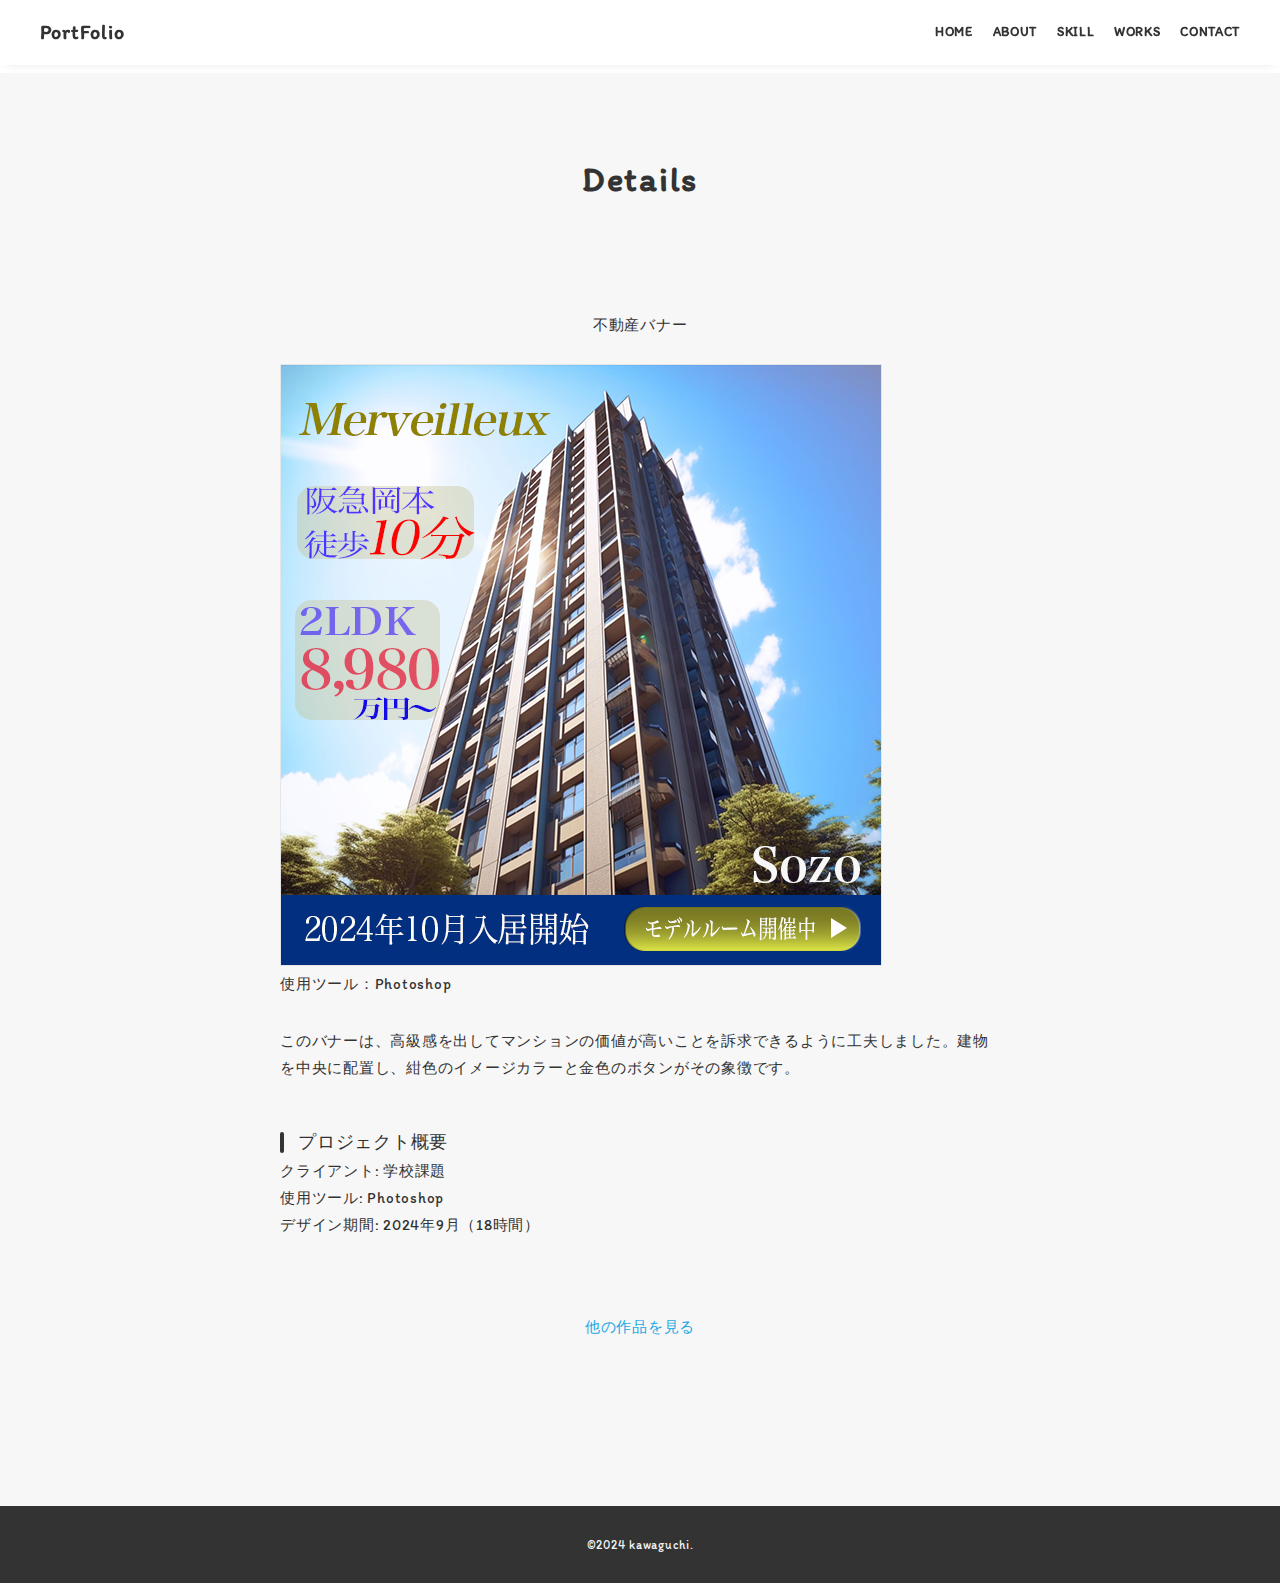
<file: portfolio/works-banner1.html>
<!DOCTYPE html>
<html lang="ja">
<head>
    <meta charset="UTF-8" />
    <meta name="viewport" content="width=device-width, initial-scale=1.0" />
    <title>作品詳細 | 不動産バナー</title>
    <meta name="robots" content="noindex,nofollow" />
    <link rel="preconnect" href="https://fonts.gstatic.com" />
    <link href="https://fonts.googleapis.com/css2?family=Montserrat:wght@400;700&display=swap" rel="stylesheet" />
    <link rel="preconnect" href="https://fonts.googleapis.com">
    <link rel="preconnect" href="https://fonts.gstatic.com" crossorigin>
    <link href="https://fonts.googleapis.com/css2?family=Itim&display=swap" rel="stylesheet">
            <!-- <link
                href="https://fonts.googleapis.com/css?family=Material+Icons+Outlined"
                rel="stylesheet"
            /> -->
            <link rel="stylesheet" href="css/destyle.css">
    <link rel="stylesheet" href="css/style.css" />
    <link rel="shortcut icon" href="images/favicon2.gif" />
</head>
<body>
    <div class="wrapper">
        <!-- header -->
        <header class="header">
            <div class="container">
                    <h1 class="header-logo">
                            <a href=".">PortFolio</a>
                        </h1>
                <nav class="gnav">
                    <ul class="gnav-list">
                        <li class="gnav-item"><a href="index.html">HOME</a></li>
                        <li class="gnav-item"><a href="index.html#about ">ABOUT</a></li>
                        <li class="gnav-item"><a href="index.html#skill">SKILL</a></li>
                        <li class="gnav-item"><a href="#">WORKS</a></li>
                        <li class="gnav-item"><a href="index.html#contact">CONTACT</a></li>
                    </ul>
                </nav>
            </div>
        </header>
        <!-- /header -->

        <main class="content">
            <!-- works-detail -->
            <section class="works-detail section">
                <div class="container">
                    <h2 class="title">Details</h2>
                    <div class="article">
                        <div class="article-container">
                            <p class="article-title">不動産バナー</p>
                            <div class="article-body">
                                <div class="works-img">
                                    <img src="images/banner.png" alt="バナーデザイン" />
                                </div>
                                <p class="works-info">使用ツール：Photoshop</p>
                                <p class="works-description">
                                    このバナーは、高級感を出してマンションの価値が高いことを訴求できるように工夫しました。建物を中央に配置し、紺色のイメージカラーと金色のボタンがその象徴です。
                                </p>
                                <h3>プロジェクト概要</h3>
                                <p>
                                    クライアント: 学校課題<br />
                                    使用ツール: Photoshop<br />
                                    デザイン期間: 2024年9月（18時間）
                                </p>
                            </div>
                            <div class="home-link">
                                <a href="index.html#works">他の作品を見る</a>
                            </div>
                        </div>
                    </div>
                </div>
            </section>
            <!-- /works-detail -->
        </main>

        <!-- footer -->
        <footer class="footer">
            <div class="copyright">
                <p><small>&copy;2024 kawaguchi.</small></p>
            </div>
        </footer>
        <!-- /footer -->
    </div>
    <script src="js/script.js"></script>
</body>
</html>
</file>
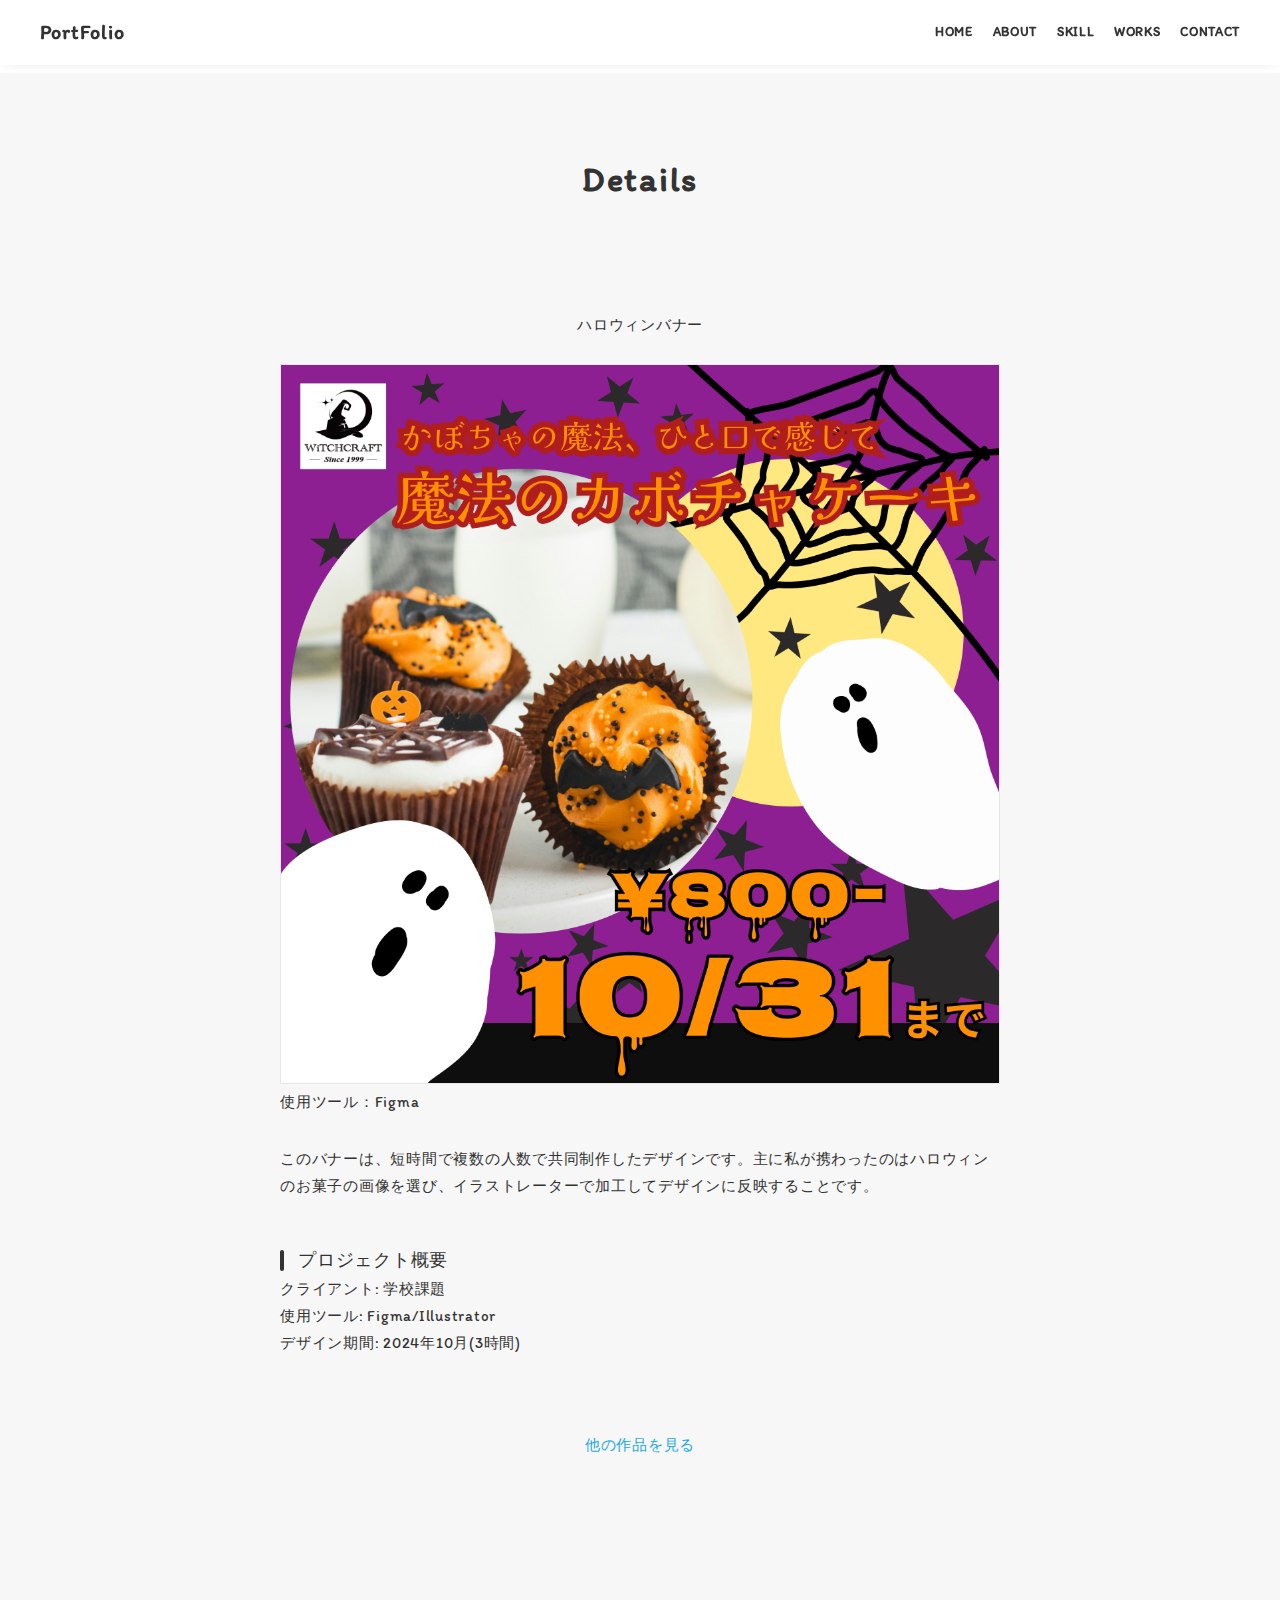
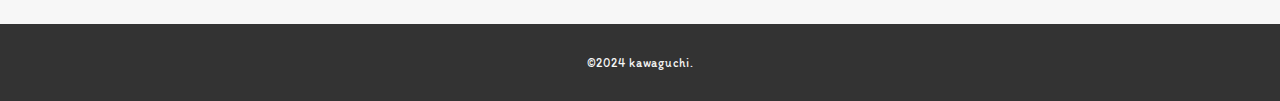
<file: portfolio/works-banner2.html>
<!DOCTYPE html>
<html lang="ja">
<head>
    <meta charset="UTF-8" />
    <meta name="viewport" content="width=device-width, initial-scale=1.0" />
    <title>作品詳細 | ハロウィンバナー</title>
    <meta name="robots" content="noindex,nofollow" />
    <link rel="preconnect" href="https://fonts.gstatic.com" />
    <link href="https://fonts.googleapis.com/css2?family=Montserrat:wght@400;700&display=swap" rel="stylesheet" />
    <link rel="preconnect" href="https://fonts.googleapis.com">
    <link rel="preconnect" href="https://fonts.gstatic.com" crossorigin>
    <link href="https://fonts.googleapis.com/css2?family=Itim&display=swap" rel="stylesheet">
            <!-- <link
                href="https://fonts.googleapis.com/css?family=Material+Icons+Outlined"
                rel="stylesheet"
            /> -->
            <link rel="stylesheet" href="css/destyle.css">
    <link rel="stylesheet" href="css/style.css" />
    <link rel="shortcut icon" href="images/favicon2.gif" />
</head>
<body>
    <div class="wrapper">
        <!-- header -->
        <header class="header">
            <div class="container">
                    <h1 class="header-logo">
                            <a href=".">PortFolio</a>
                        </h1>
                <nav class="gnav">
                    <ul class="gnav-list">
                        <li class="gnav-item"><a href="index.html">HOME</a></li>
                        <li class="gnav-item"><a href="index.html#about ">ABOUT</a></li>
                        <li class="gnav-item"><a href="index.html#skill">SKILL</a></li>
                        <li class="gnav-item"><a href="#">WORKS</a></li>
                        <li class="gnav-item"><a href="index.html#contact">CONTACT</a></li>
                    </ul>
                </nav>
            </div>
        </header>
        <!-- /header -->

        <main class="content">
            <!-- works-detail -->
            <section class="works-detail section">
                <div class="container">
                    <h2 class="title">Details</h2>
                    <div class="article">
                        <div class="article-container">
                            <p class="article-title">ハロウィンバナー</p>
                            <div class="article-body">
                                <div class="works-img">
                                    <img src="images/figma.png" alt="バナーデザイン" />
                                </div>
                                <p class="works-info">使用ツール：Figma</p>
                                <p class="works-description">
                                    このバナーは、短時間で複数の人数で共同制作したデザインです。主に私が携わったのはハロウィンのお菓子の画像を選び、イラストレーターで加工してデザインに反映することです。
                                </p>
                                <h3>プロジェクト概要</h3>
                                <p>
                                    クライアント: 学校課題<br />
                                    使用ツール: Figma/Illustrator<br />
                                    デザイン期間: 2024年10月(3時間)
                                </p>
                            </div>
                            <div class="home-link">
                                <a href="index.html#works">他の作品を見る</a>
                            </div>
                        </div>
                    </div>
                </div>
            </section>
            <!-- /works-detail -->
        </main>

        <!-- footer -->
        <footer class="footer">
            <div class="copyright">
                <p><small>&copy;2024 kawaguchi.</small></p>
            </div>
        </footer>
        <!-- /footer -->
    </div>
    <script src="js/script.js"></script>
</body>
</html>
</file>
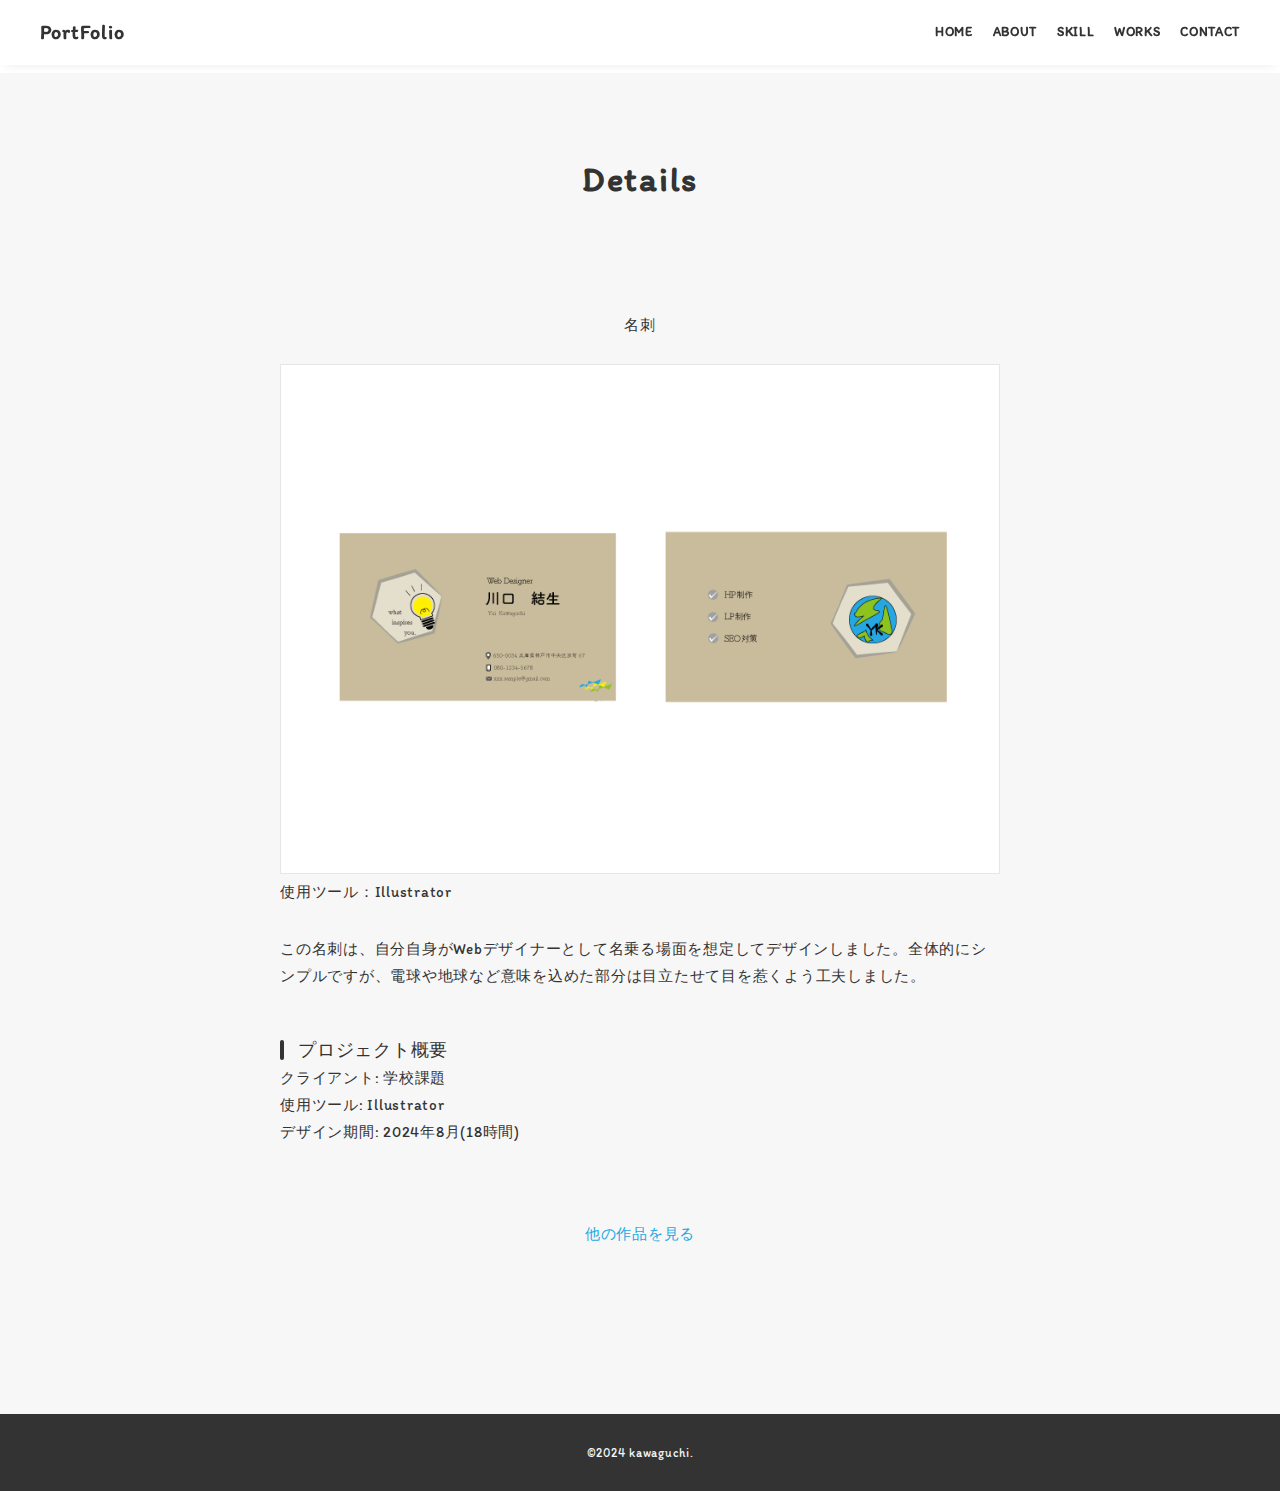
<file: portfolio/works-card.html>
<!DOCTYPE html>
<html lang="ja">
<head>
    <meta charset="UTF-8" />
    <meta name="viewport" content="width=device-width, initial-scale=1.0" />
    <title>作品詳細 | 名刺</title>
    <meta name="robots" content="noindex,nofollow" />
    <link rel="preconnect" href="https://fonts.gstatic.com" />
    <link href="https://fonts.googleapis.com/css2?family=Montserrat:wght@400;700&display=swap" rel="stylesheet" />
    <link rel="preconnect" href="https://fonts.googleapis.com">
    <link rel="preconnect" href="https://fonts.gstatic.com" crossorigin>
    <link href="https://fonts.googleapis.com/css2?family=Itim&display=swap" rel="stylesheet">
            <!-- <link
                href="https://fonts.googleapis.com/css?family=Material+Icons+Outlined"
                rel="stylesheet"
            /> -->
            <link rel="stylesheet" href="css/destyle.css">
    <link rel="stylesheet" href="css/style.css" />
    <link rel="shortcut icon" href="images/favicon2.gif" />
</head>
<body>
    <div class="wrapper">
        <!-- header -->
        <header class="header">
            <div class="container">
                    <h1 class="header-logo">
                            <a href=".">PortFolio</a>
                        </h1>
                <nav class="gnav">
                    <ul class="gnav-list">
                        <li class="gnav-item"><a href="index.html">HOME</a></li>
                        <li class="gnav-item"><a href="index.html#about ">ABOUT</a></li>
                        <li class="gnav-item"><a href="index.html#skill">SKILL</a></li>
                        <li class="gnav-item"><a href="#">WORKS</a></li>
                        <li class="gnav-item"><a href="index.html#contact">CONTACT</a></li>
                    </ul>
                </nav>
            </div>
        </header>
        <!-- /header -->

        <main class="content">
            <!-- works-detail -->
            <section class="works-detail section">
                <div class="container">
                    <h2 class="title">Details</h2>
                    <div class="article">
                        <div class="article-container">
                            <p class="article-title">名刺</p>
                            <div class="article-body">
                                <div class="works-img">
                                    <img src="images/card２.png" alt="名刺デザイン" />
                                </div>
                                <p class="works-info">使用ツール：Illustrator</p>
                                <p class="works-description">
                                    この名刺は、自分自身がWebデザイナーとして名乗る場面を想定してデザインしました。全体的にシンプルですが、電球や地球など意味を込めた部分は目立たせて目を惹くよう工夫しました。
                                </p>
                                <h3>プロジェクト概要</h3>
                                <p>
                                    クライアント: 学校課題<br />
                                    使用ツール: Illustrator<br />
                                    デザイン期間: 2024年8月(18時間)
                                </p>
                            </div>
                            <div class="home-link">
                                <a href="index.html#works">他の作品を見る</a>
                            </div>
                        </div>
                    </div>
                </div>
            </section>
            <!-- /works-detail -->
        </main>

        <!-- footer -->
        <footer class="footer">
            <div class="copyright">
                <p><small>&copy;2024 kawaguchi.</small></p>
            </div>
        </footer>
        <!-- /footer -->
    </div>
    <script src="js/script.js"></script>
</body>
</html>
</file>
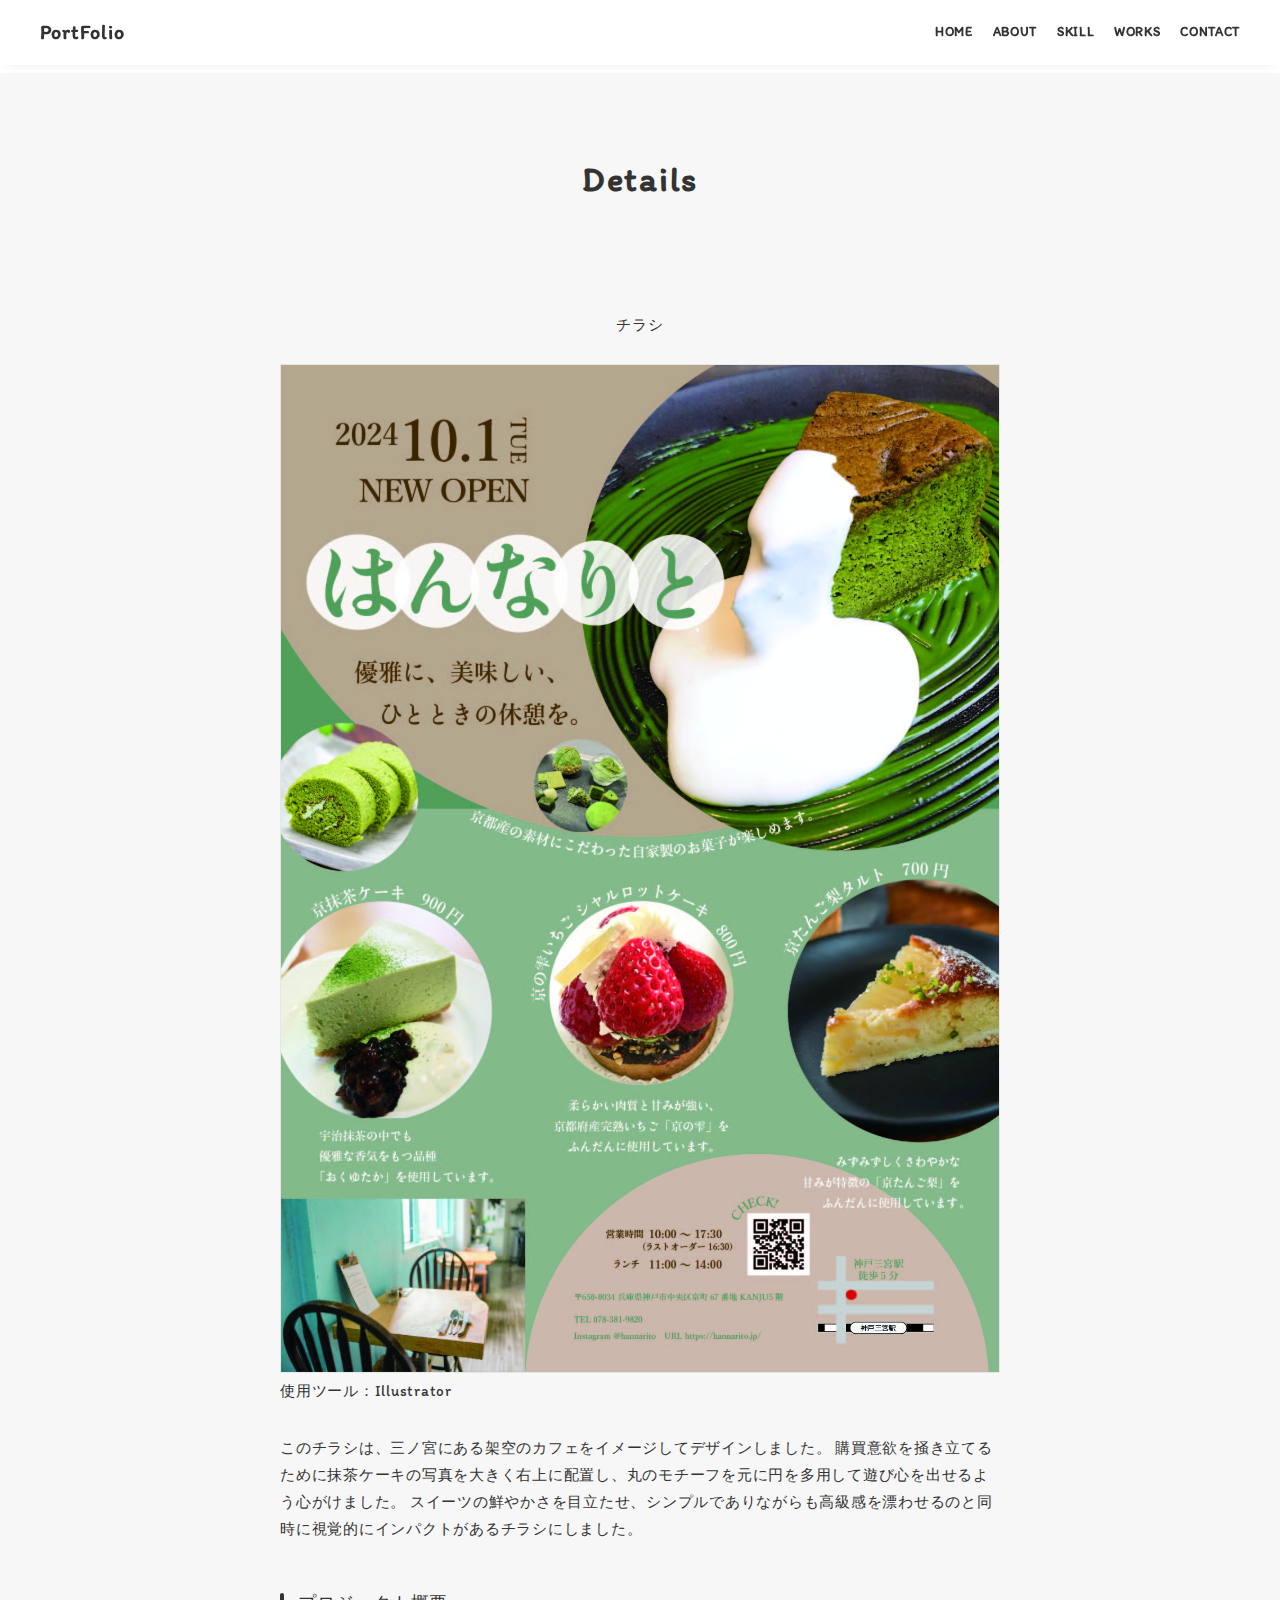
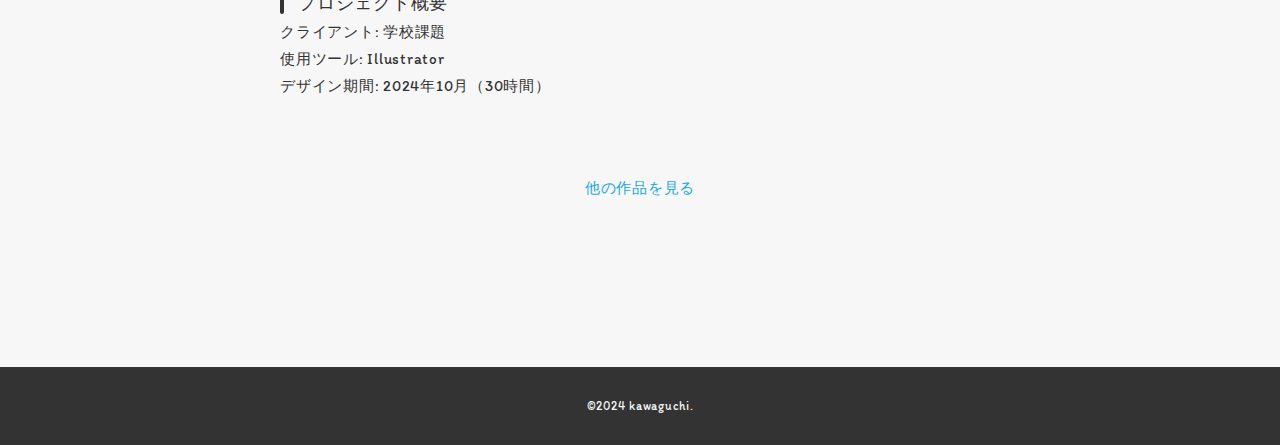
<file: portfolio/works-flyer.html>
<!DOCTYPE html>
<html lang="ja">
<head>
    <meta charset="UTF-8" />
    <meta name="viewport" content="width=device-width, initial-scale=1.0" />
    <title>作品詳細 | チラシ</title>
    <meta name="robots" content="noindex,nofollow" />
    <link rel="preconnect" href="https://fonts.gstatic.com" />
    <link href="https://fonts.googleapis.com/css2?family=Montserrat:wght@400;700&display=swap" rel="stylesheet" />
    <link rel="preconnect" href="https://fonts.googleapis.com">
    <link rel="preconnect" href="https://fonts.gstatic.com" crossorigin>
    <link href="https://fonts.googleapis.com/css2?family=Itim&display=swap" rel="stylesheet">
            <!-- <link
                href="https://fonts.googleapis.com/css?family=Material+Icons+Outlined"
                rel="stylesheet"
            /> -->
            <link rel="stylesheet" href="css/destyle.css">
    <link rel="stylesheet" href="css/style.css" />
    <link rel="shortcut icon" href="images/favicon2.gif" />
</head>
<body>
    <div class="wrapper">
        <!-- header -->
        <header class="header">
            <div class="container">
                    <h1 class="header-logo">
                            <a href=".">PortFolio</a>
                        </h1>
                <nav class="gnav">
                    <ul class="gnav-list">
                        <li class="gnav-item"><a href="index.html">HOME</a></li>
                        <li class="gnav-item"><a href="index.html#about ">ABOUT</a></li>
                        <li class="gnav-item"><a href="index.html#skill">SKILL</a></li>
                        <li class="gnav-item"><a href="#">WORKS</a></li>
                        <li class="gnav-item"><a href="index.html#contact">CONTACT</a></li>
                    </ul>
                </nav>
            </div>
        </header>
        <!-- /header -->

        <main class="content">
            <!-- works-detail -->
            <section class="works-detail section">
                <div class="container">
                    <h2 class="title">Details</h2>
                    <div class="article">
                        <div class="article-container">
                            <p class="article-title">チラシ</p>
                            <div class="article-body">
                                <div class="works-img">
                                    <img src="images/flyer1.jpg" alt="チラシデザイン" />
                                </div>
                                <p class="works-info">使用ツール：Illustrator</p>
                                <p class="works-description">
                                    このチラシは、三ノ宮にある架空のカフェをイメージしてデザインしました。
                                    購買意欲を掻き立てるために抹茶ケーキの写真を大きく右上に配置し、丸のモチーフを元に円を多用して遊び心を出せるよう心がけました。
                                    スイーツの鮮やかさを目立たせ、シンプルでありながらも高級感を漂わせるのと同時に視覚的にインパクトがあるチラシにしました。
                                </p>
                                <h3>プロジェクト概要</h3>
                                <p>
                                    クライアント: 学校課題<br />
                                    使用ツール: Illustrator<br />
                                    デザイン期間: 2024年10月（30時間）
                                </p>
                            </div>
                            <div class="home-link">
                                <a href="index.html#works">他の作品を見る</a>
                            </div>
                        </div>
                    </div>
                </div>
            </section>
            <!-- /works-detail -->
        </main>

        <!-- footer -->
        <footer class="footer">
            <div class="copyright">
                <p><small>&copy;2024 kawaguchi.</small></p>
            </div>
        </footer>
        <!-- /footer -->
    </div>
    <script src="js/script.js"></script>
</body>
</html>
</file>
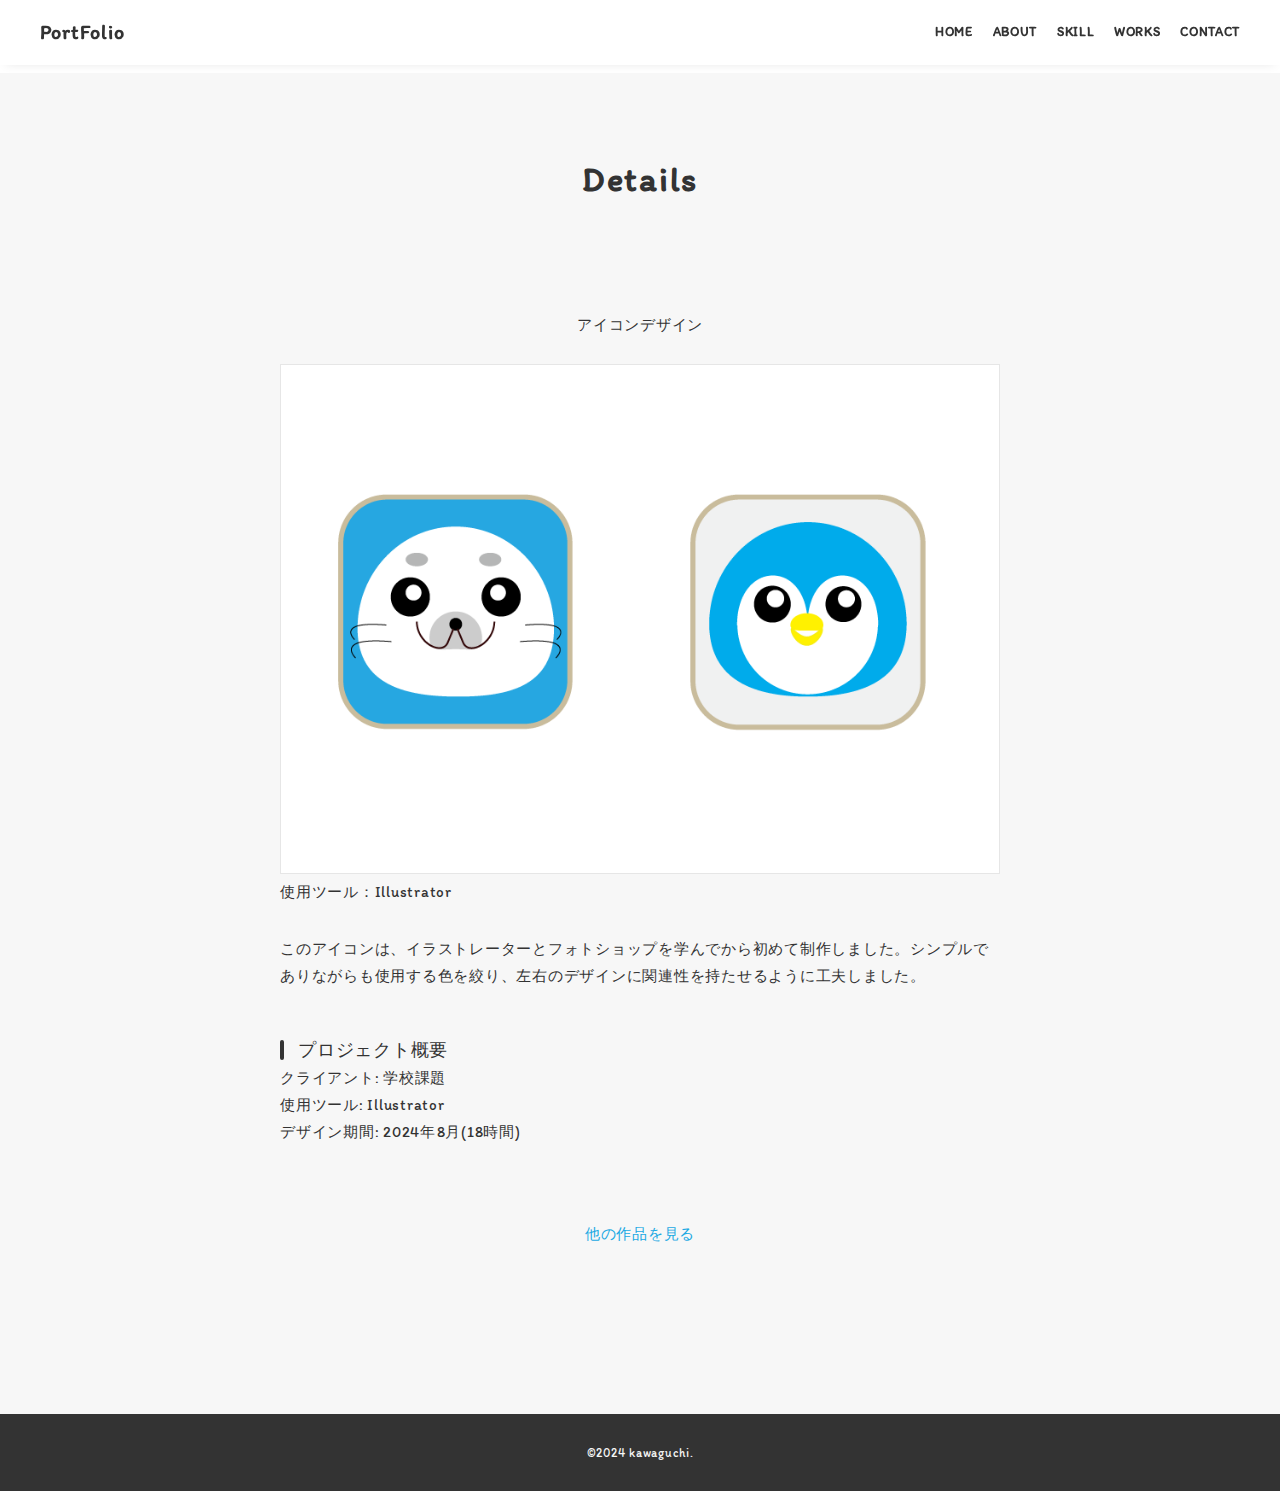
<file: portfolio/works-icon.html>
<!DOCTYPE html>
<html lang="ja">
<head>
    <meta charset="UTF-8" />
    <meta name="viewport" content="width=device-width, initial-scale=1.0" />
    <title>作品詳細 | アイコン</title>
    <meta name="robots" content="noindex,nofollow" />
    <link rel="preconnect" href="https://fonts.gstatic.com" />
    <link href="https://fonts.googleapis.com/css2?family=Montserrat:wght@400;700&display=swap" rel="stylesheet" />
    <link rel="preconnect" href="https://fonts.googleapis.com">
    <link rel="preconnect" href="https://fonts.gstatic.com" crossorigin>
    <link href="https://fonts.googleapis.com/css2?family=Itim&display=swap" rel="stylesheet">
            <!-- <link
                href="https://fonts.googleapis.com/css?family=Material+Icons+Outlined"
                rel="stylesheet"
            /> -->
            <link rel="stylesheet" href="css/destyle.css">
    <link rel="stylesheet" href="css/style.css" />
    <link rel="shortcut icon" href="images/favicon2.gif" />
</head>
<body>
    <div class="wrapper">
        <!-- header -->
        <header class="header">
            <div class="container">
                    <h1 class="header-logo">
                            <a href=".">PortFolio</a>
                        </h1>
                <nav class="gnav">
                    <ul class="gnav-list">
                        <li class="gnav-item"><a href="index.html">HOME</a></li>
                        <li class="gnav-item"><a href="index.html#about ">ABOUT</a></li>
                        <li class="gnav-item"><a href="index.html#skill">SKILL</a></li>
                        <li class="gnav-item"><a href="#">WORKS</a></li>
                        <li class="gnav-item"><a href="index.html#contact">CONTACT</a></li>
                    </ul>
                </nav>
            </div>
        </header>
        <!-- /header -->

        <main class="content">
            <!-- works-detail -->
            <section class="works-detail section">
                <div class="container">
                    <h2 class="title">Details</h2>
                    <div class="article">
                        <div class="article-container">
                            <p class="article-title">アイコンデザイン</p>
                            <div class="article-body">
                                <div class="works-img">
                                    <img src="images/icon2.png" alt="アイコンデザイン" />
                                </div>
                                <p class="works-info">使用ツール：Illustrator</p>
                                <p class="works-description">
                                    このアイコンは、イラストレーターとフォトショップを学んでから初めて制作しました。シンプルでありながらも使用する色を絞り、左右のデザインに関連性を持たせるように工夫しました。
                                </p>
                                <h3>プロジェクト概要</h3>
                                <p>
                                    クライアント: 学校課題<br />
                                    使用ツール: Illustrator<br />
                                    デザイン期間: 2024年8月(18時間)
                                </p>
                            </div>
                            <div class="home-link">
                                <a href="index.html#works">他の作品を見る</a>
                            </div>
                        </div>
                    </div>
                </div>
            </section>
            <!-- /works-detail -->
        </main>

        <!-- footer -->
        <footer class="footer">
            <div class="copyright">
                <p><small>&copy;2024 kawaguchi.</small></p>
            </div>
        </footer>
        <!-- /footer -->
    </div>
    <script src="js/script.js"></script>
</body>
</html>
</file>
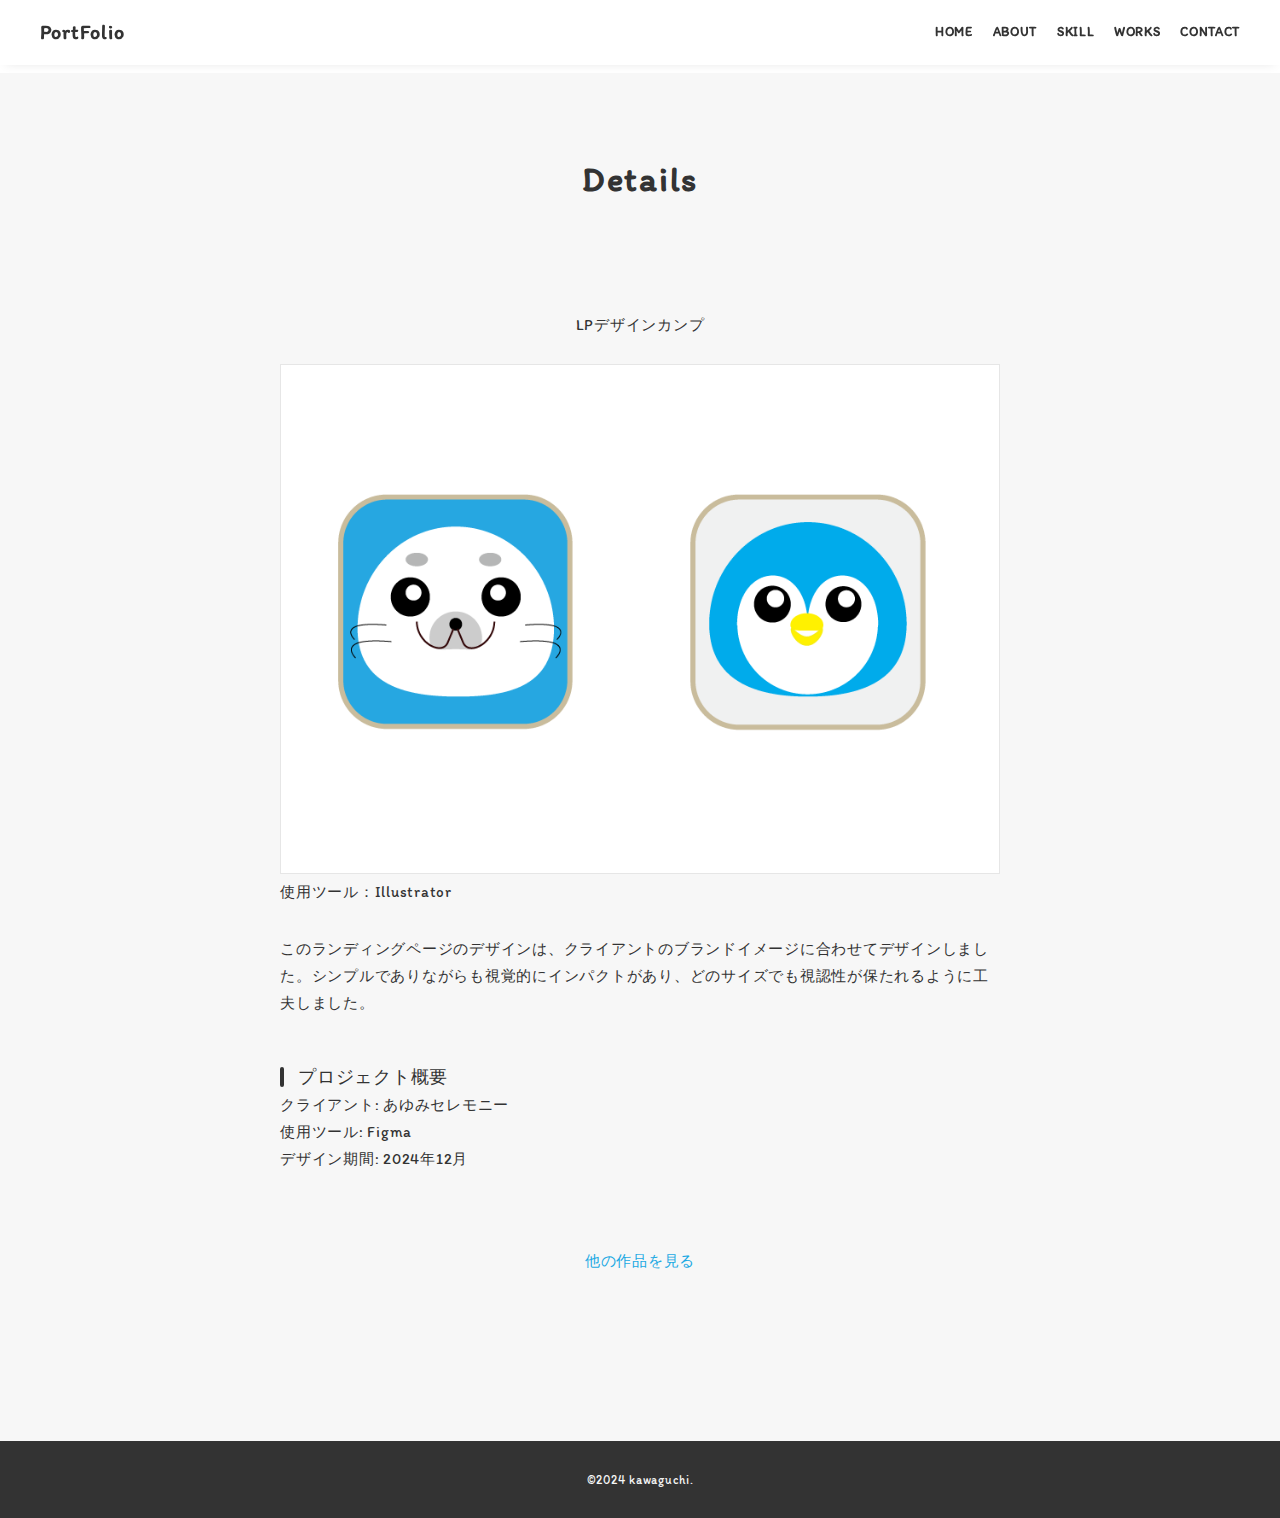
<file: portfolio/works-lp.html>
<!DOCTYPE html>
<html lang="ja">
<head>
    <meta charset="UTF-8" />
    <meta name="viewport" content="width=device-width, initial-scale=1.0" />
    <title>作品詳細 | LPデザインカンプ</title>
    <meta name="robots" content="noindex,nofollow" />
    <link rel="preconnect" href="https://fonts.gstatic.com" />
    <link href="https://fonts.googleapis.com/css2?family=Montserrat:wght@400;700&display=swap" rel="stylesheet" />
    <link rel="preconnect" href="https://fonts.googleapis.com">
    <link rel="preconnect" href="https://fonts.gstatic.com" crossorigin>
    <link href="https://fonts.googleapis.com/css2?family=Itim&display=swap" rel="stylesheet">
            <!-- <link
                href="https://fonts.googleapis.com/css?family=Material+Icons+Outlined"
                rel="stylesheet"
            /> -->
            <link rel="stylesheet" href="css/destyle.css">
    <link rel="stylesheet" href="css/style.css" />
    <link rel="shortcut icon" href="images/favicon2.gif" />
</head>
<body>
    <div class="wrapper">
        <!-- header -->
        <header class="header">
            <div class="container">
                    <h1 class="header-logo">
                            <a href=".">PortFolio</a>
                        </h1>
                <nav class="gnav">
                    <ul class="gnav-list">
                        <li class="gnav-item"><a href="index.html">HOME</a></li>
                        <li class="gnav-item"><a href="index.html#about ">ABOUT</a></li>
                        <li class="gnav-item"><a href="index.html#skill">SKILL</a></li>
                        <li class="gnav-item"><a href="#">WORKS</a></li>
                        <li class="gnav-item"><a href="index.html#contact">CONTACT</a></li>
                    </ul>
                </nav>
            </div>
        </header>
        <!-- /header -->

        <main class="content">
            <!-- works-detail -->
            <section class="works-detail section">
                <div class="container">
                    <h2 class="title">Details</h2>
                    <div class="article">
                        <div class="article-container">
                            <p class="article-title">LPデザインカンプ</p>
                            <div class="article-body">
                                <div class="works-img">
                                    <img src="images/icon2.png" alt="ランディングページデザイン" />
                                </div>
                                <p class="works-info">使用ツール：Illustrator</p>
                                <p class="works-description">
                                    このランディングページのデザインは、クライアントのブランドイメージに合わせてデザインしました。シンプルでありながらも視覚的にインパクトがあり、どのサイズでも視認性が保たれるように工夫しました。
                                </p>
                                <h3>プロジェクト概要</h3>
                                <p>
                                    クライアント: あゆみセレモニー<br />
                                    使用ツール: Figma<br />
                                    デザイン期間: 2024年12月
                                </p>
                            </div>
                            <div class="home-link">
                                <a href="index.html#works">他の作品を見る</a>
                            </div>
                        </div>
                    </div>
                </div>
            </section>
            <!-- /works-detail -->
        </main>

        <!-- footer -->
        <footer class="footer">
            <div class="copyright">
                <p><small>&copy;2024 kawaguchi.</small></p>
            </div>
        </footer>
        <!-- /footer -->
    </div>
    <script src="js/script.js"></script>
</body>
</html>
</file>
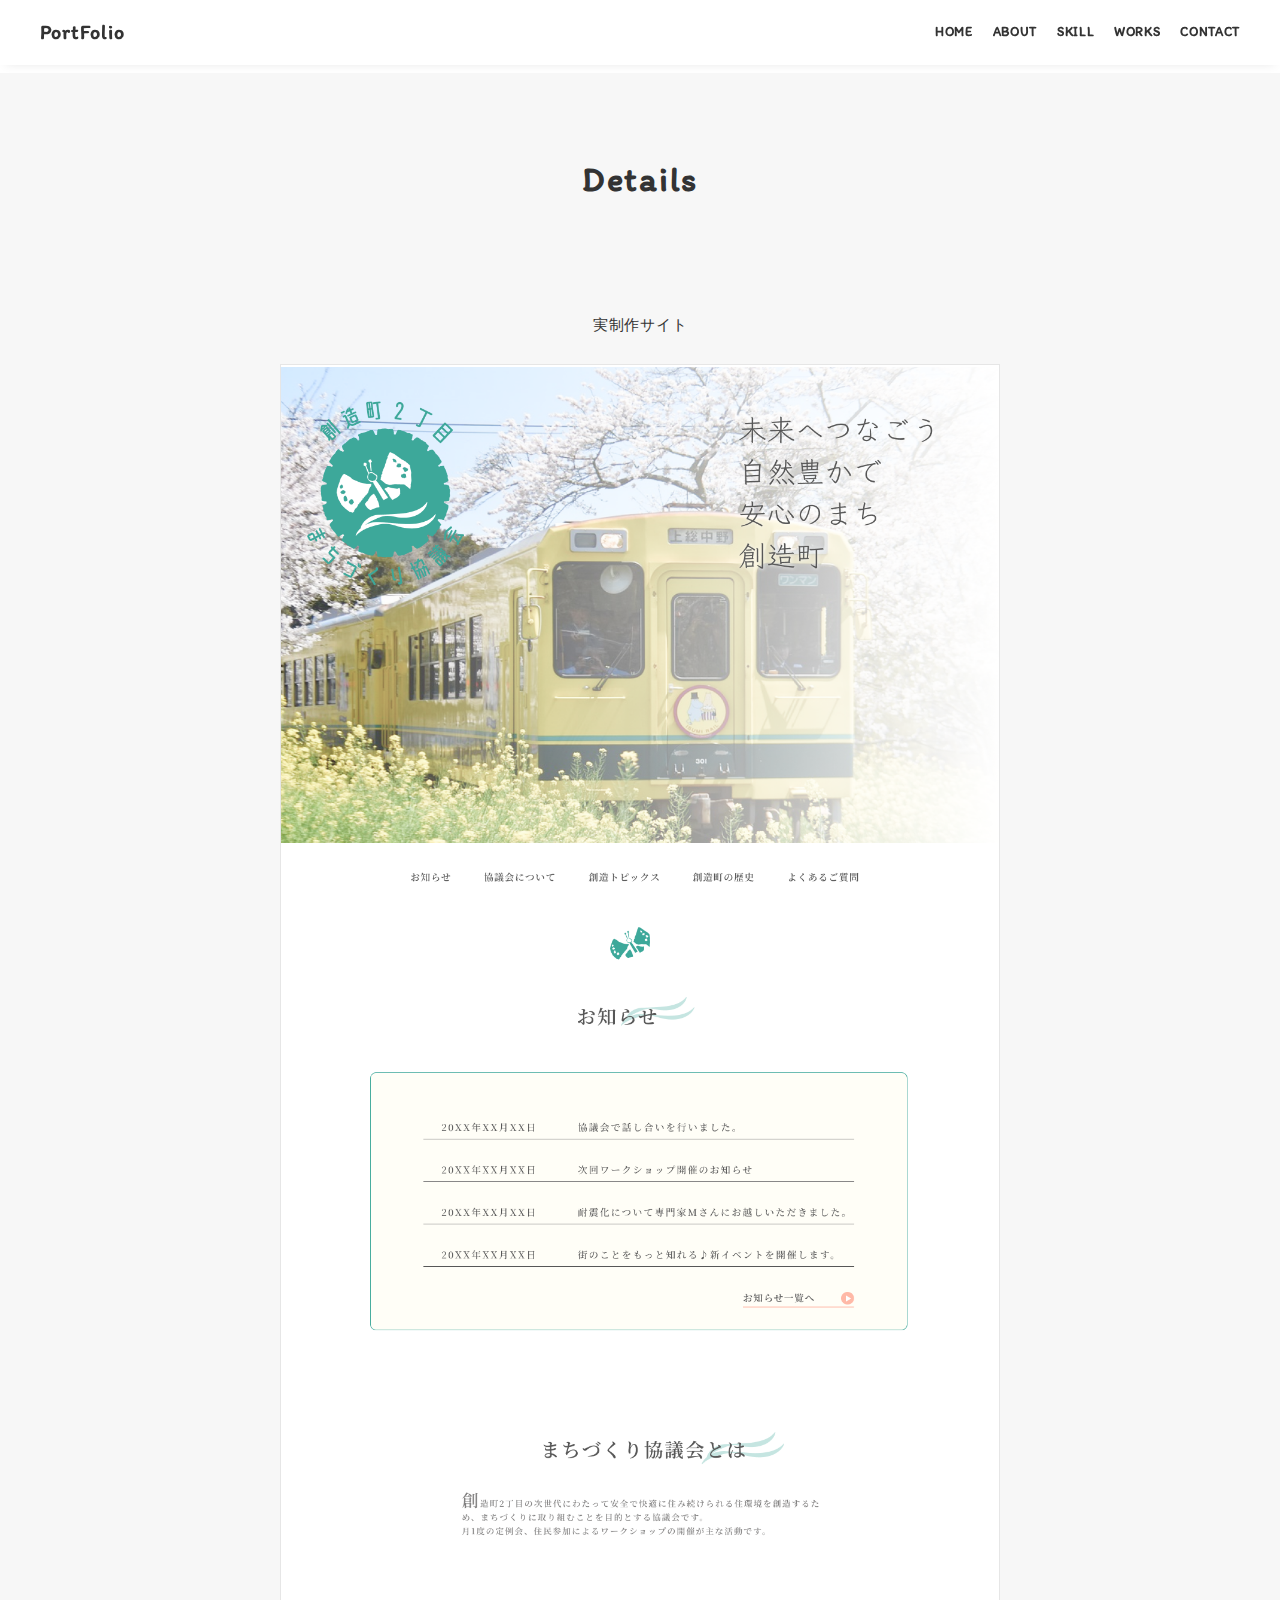
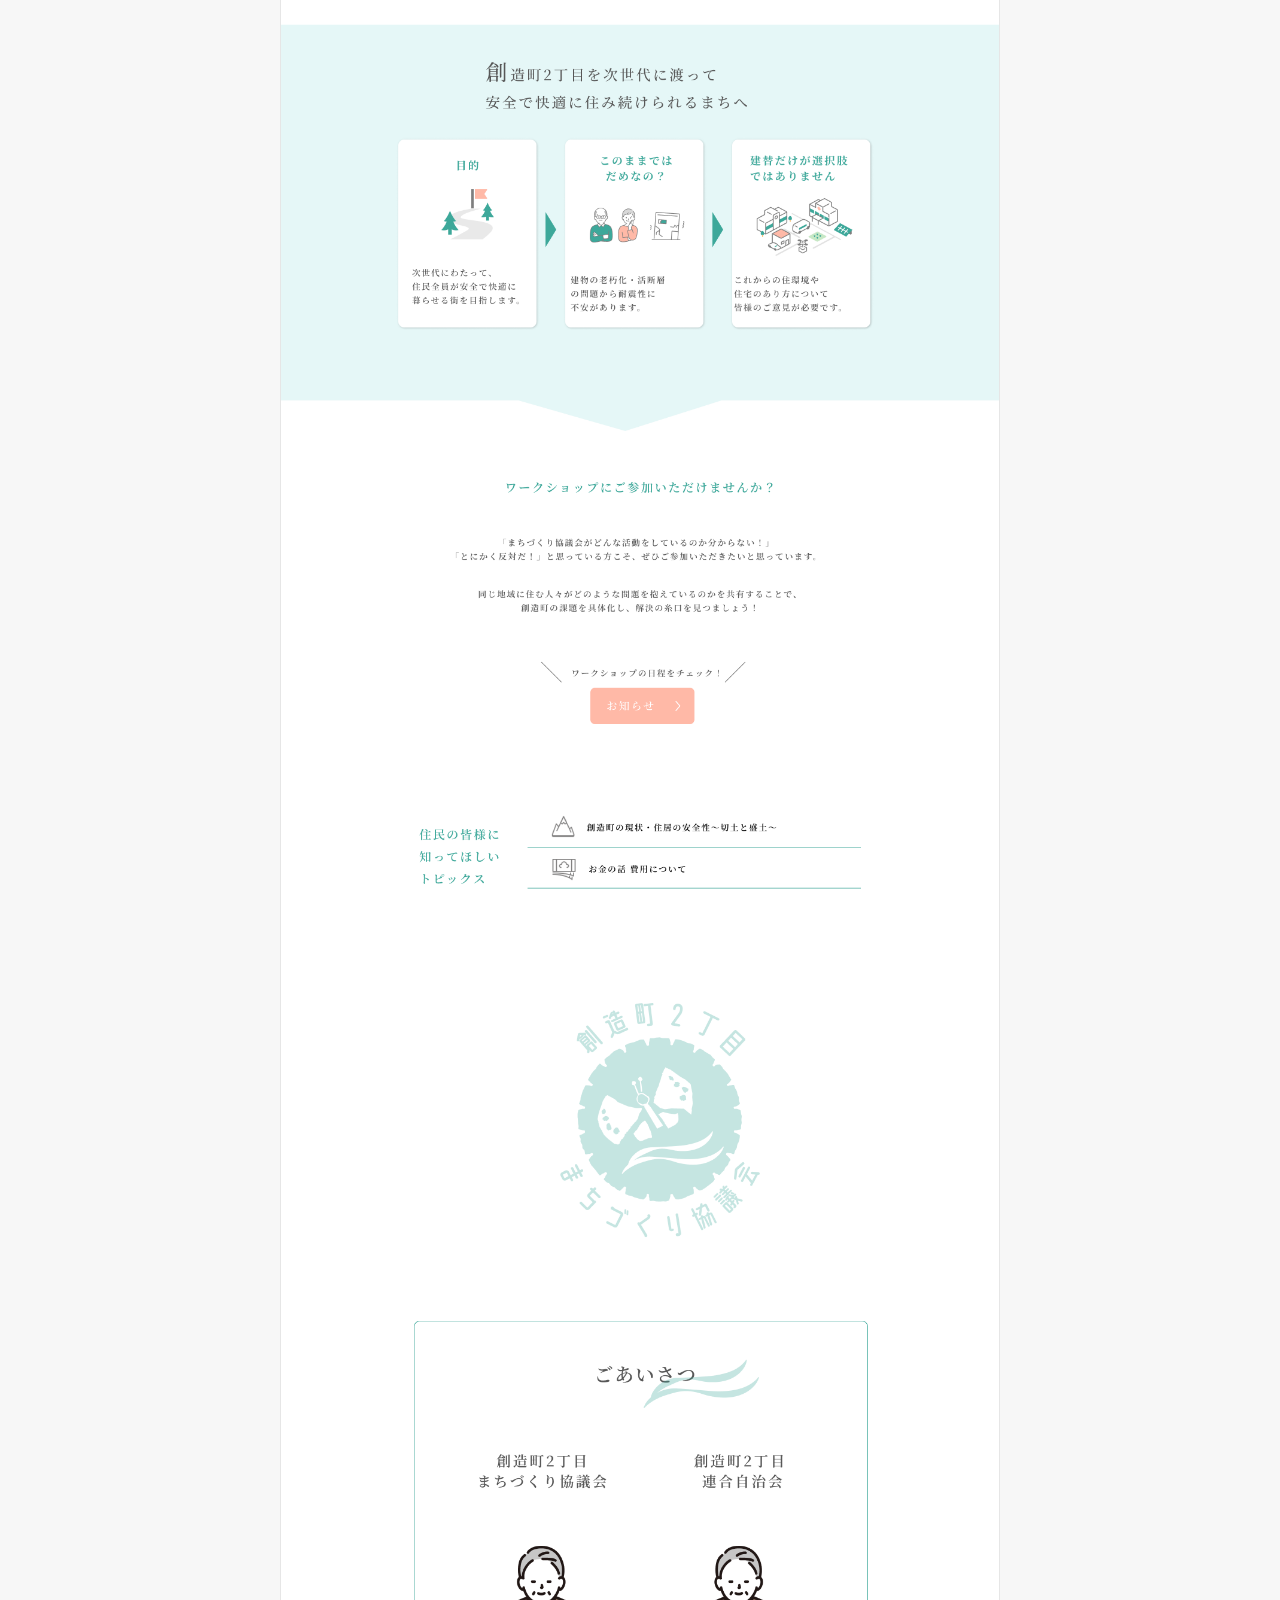
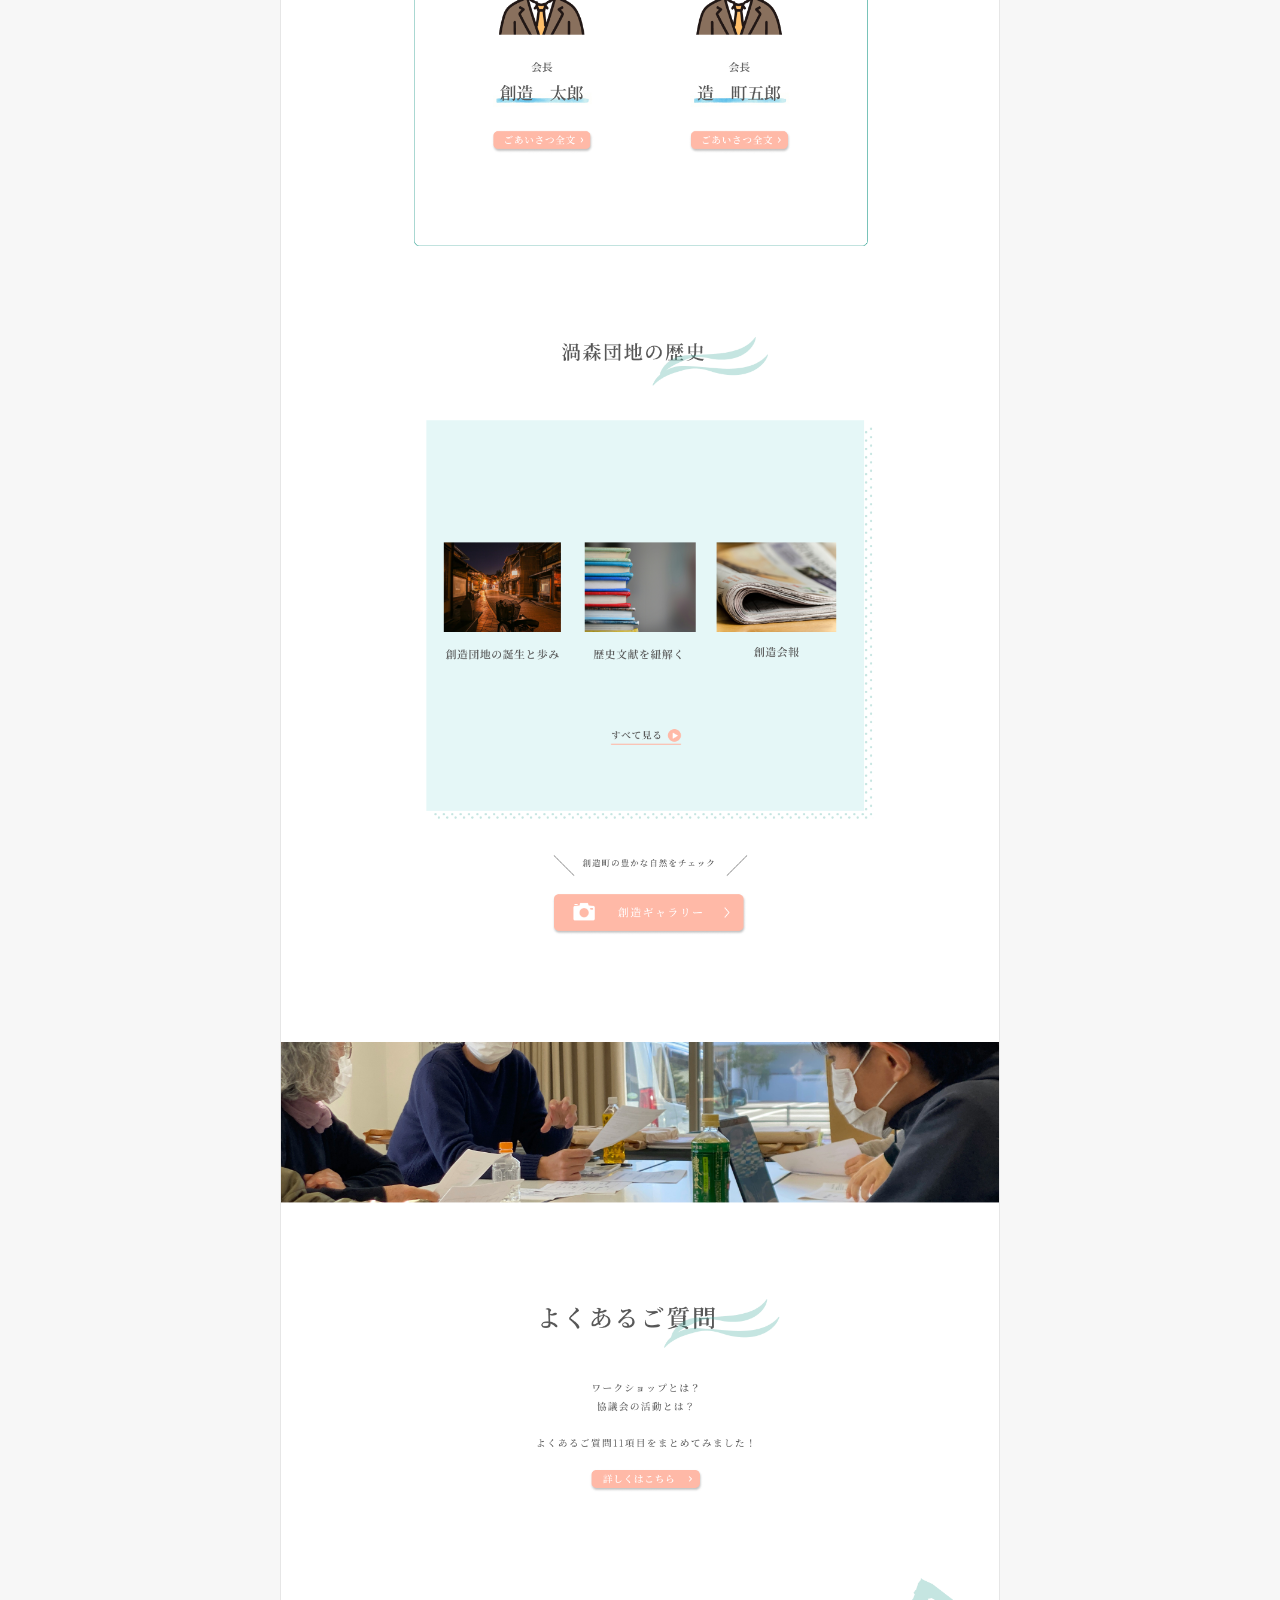
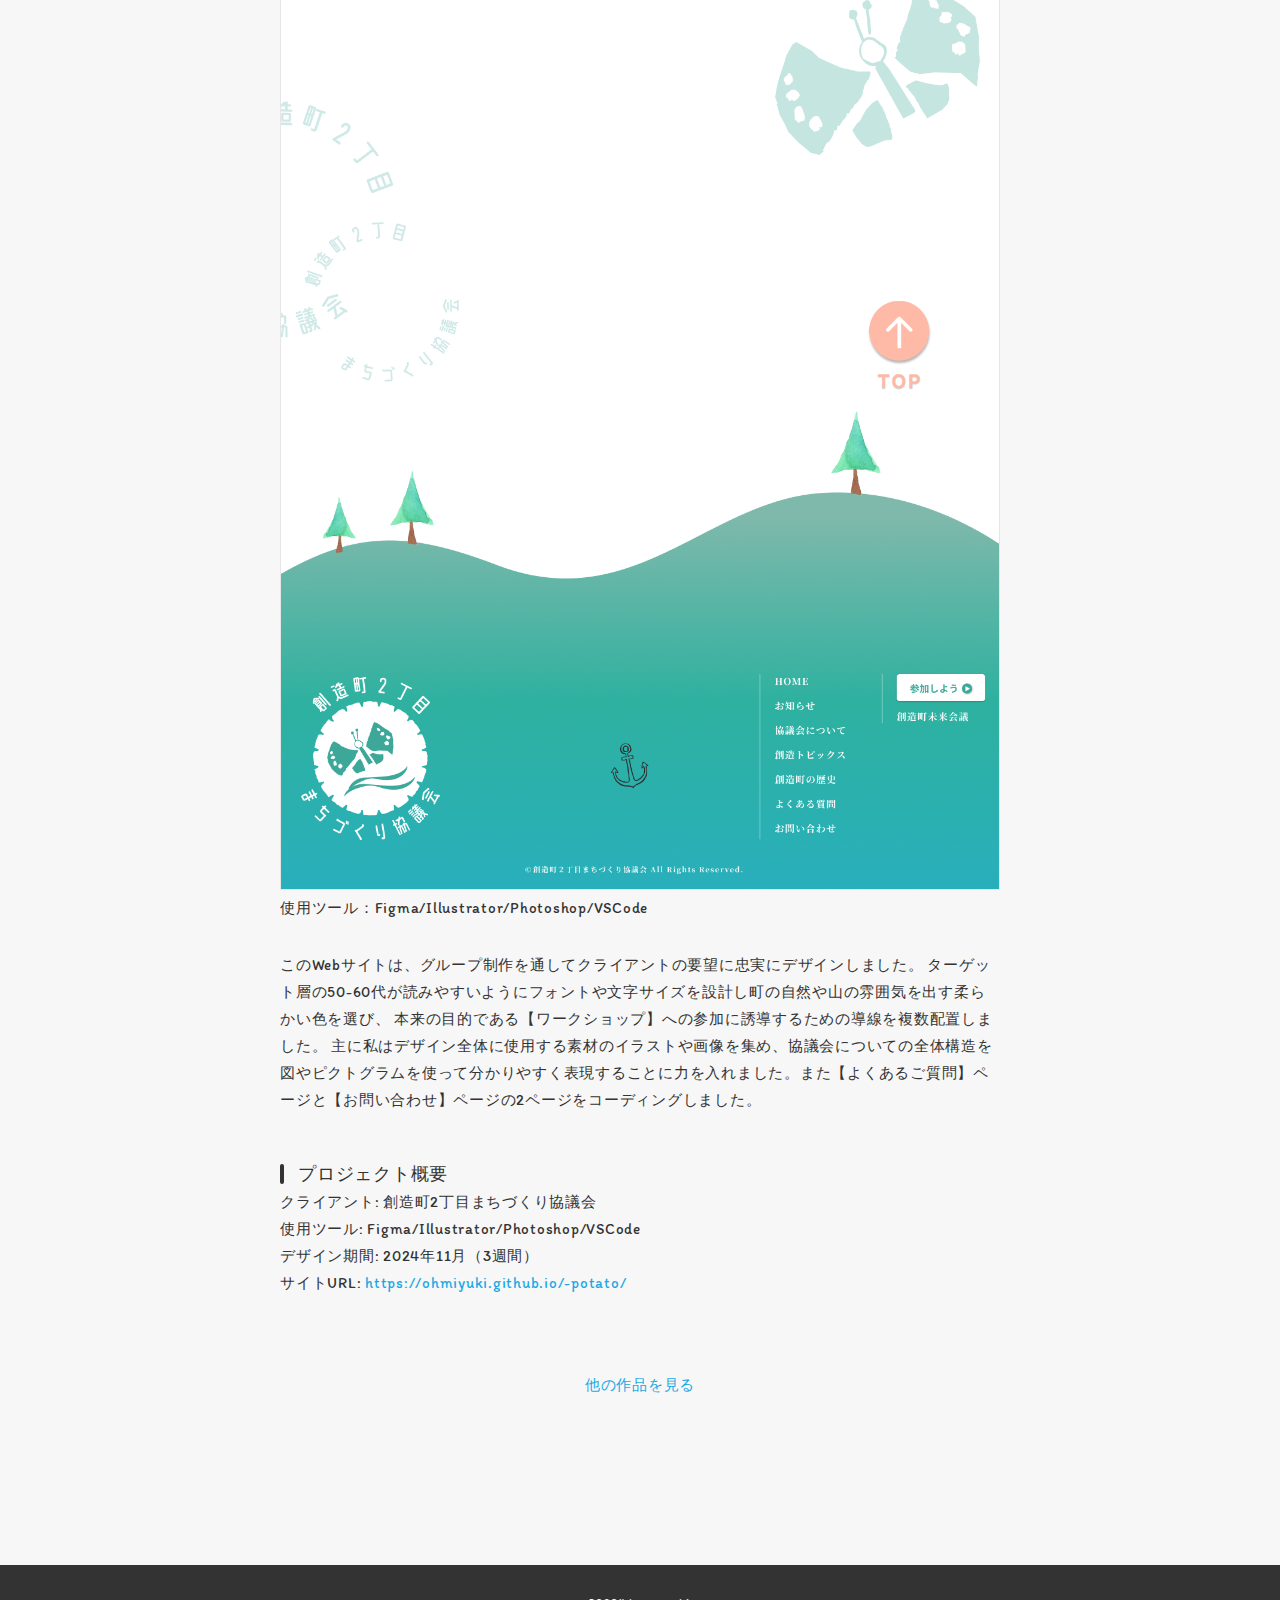
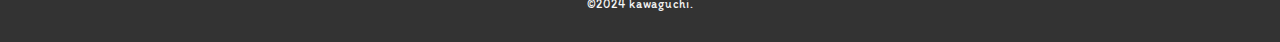
<file: portfolio/works-potato.html>
<!DOCTYPE html>
<html lang="ja">
<head>
    <meta charset="UTF-8" />
    <meta name="viewport" content="width=device-width, initial-scale=1.0" />
    <title>作品詳細 | 実制作サイト</title>
    <meta name="robots" content="noindex,nofollow" />
    <link rel="preconnect" href="https://fonts.gstatic.com" />
    <link href="https://fonts.googleapis.com/css2?family=Montserrat:wght@400;700&display=swap" rel="stylesheet" />
    <link rel="preconnect" href="https://fonts.googleapis.com">
    <link rel="preconnect" href="https://fonts.gstatic.com" crossorigin>
    <link href="https://fonts.googleapis.com/css2?family=Itim&display=swap" rel="stylesheet">
            <!-- <link
                href="https://fonts.googleapis.com/css?family=Material+Icons+Outlined"
                rel="stylesheet"
            /> -->
            <link rel="stylesheet" href="css/destyle.css">
    <link rel="stylesheet" href="css/style.css" />
    <link rel="shortcut icon" href="images/favicon2.gif" />
</head>
<body>
    <div class="wrapper">
        <!-- header -->
        <header class="header">
            <div class="container">
                    <h1 class="header-logo">
                            <a href=".">PortFolio</a>
                        </h1>
                <nav class="gnav">
                    <ul class="gnav-list">
                        <li class="gnav-item"><a href="index.html">HOME</a></li>
                        <li class="gnav-item"><a href="index.html#about ">ABOUT</a></li>
                        <li class="gnav-item"><a href="index.html#skill">SKILL</a></li>
                        <li class="gnav-item"><a href="#">WORKS</a></li>
                        <li class="gnav-item"><a href="index.html#contact">CONTACT</a></li>
                    </ul>
                </nav>
            </div>
        </header>
        <!-- /header -->

        <main class="content">
            <!-- works-detail -->
            <section class="works-detail section">
                <div class="container">
                    <h2 class="title">Details</h2>
                    <div class="article">
                        <div class="article-container">
                            <p class="article-title">実制作サイト</p>
                            <div class="article-body">
                                <div class="works-img">
                                    <img src="images/Frame 591.png" alt="実制作デザイン" />
                                </div>
                                <p class="works-info">使用ツール：Figma/Illustrator/Photoshop/VSCode</p>
                                <p class="works-description">
                                    このWebサイトは、グループ制作を通してクライアントの要望に忠実にデザインしました。
                                    ターゲット層の50-60代が読みやすいようにフォントや文字サイズを設計し町の自然や山の雰囲気を出す柔らかい色を選び、
                                    本来の目的である【ワークショップ】への参加に誘導するための導線を複数配置しました。
                                    主に私はデザイン全体に使用する素材のイラストや画像を集め、協議会についての全体構造を
                                    図やピクトグラムを使って分かりやすく表現することに力を入れました。また【よくあるご質問】ページと【お問い合わせ】ページの2ページをコーディングしました。
                                </p>
                                <h3>プロジェクト概要</h3>
                                <p>
                                    クライアント: 創造町2丁目まちづくり協議会<br />
                                    使用ツール: Figma/Illustrator/Photoshop/VSCode<br />
                                    デザイン期間: 2024年11月（3週間）<br>
                                    サイトURL:  <a href="https://ohmiyuki.github.io/-potato/" target="_blank">https://ohmiyuki.github.io/-potato/</a>
                                </p>
                            </div>
                            <div class="home-link">
                                <a href="index.html#works">他の作品を見る</a>
                            </div>
                        </div>
                    </div>
                </div>
            </section>
            <!-- /works-detail -->
        </main>

        <!-- footer -->
        <footer class="footer">
            <div class="copyright">
                <p><small>&copy;2024 kawaguchi.</small></p>
            </div>
        </footer>
        <!-- /footer -->
    </div>
    <script src="js/script.js"></script>
</body>
</html>
</file>
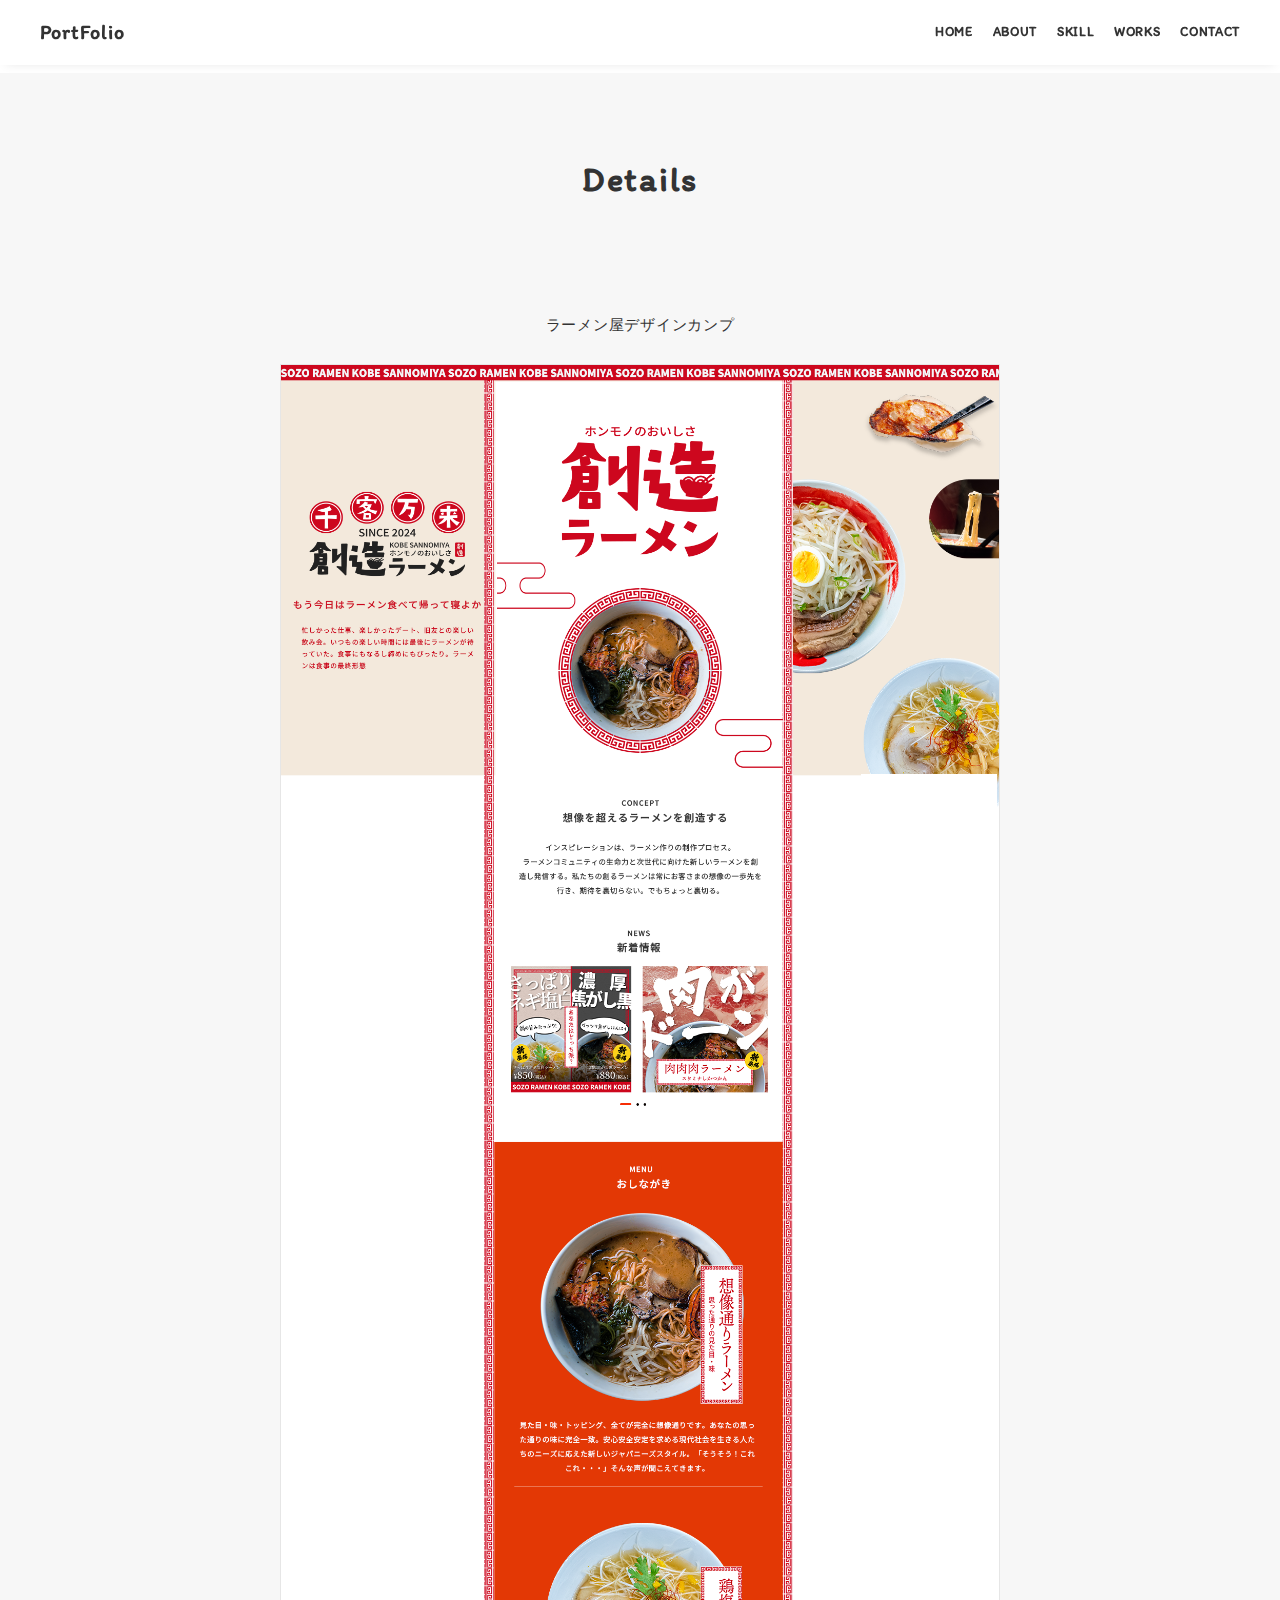
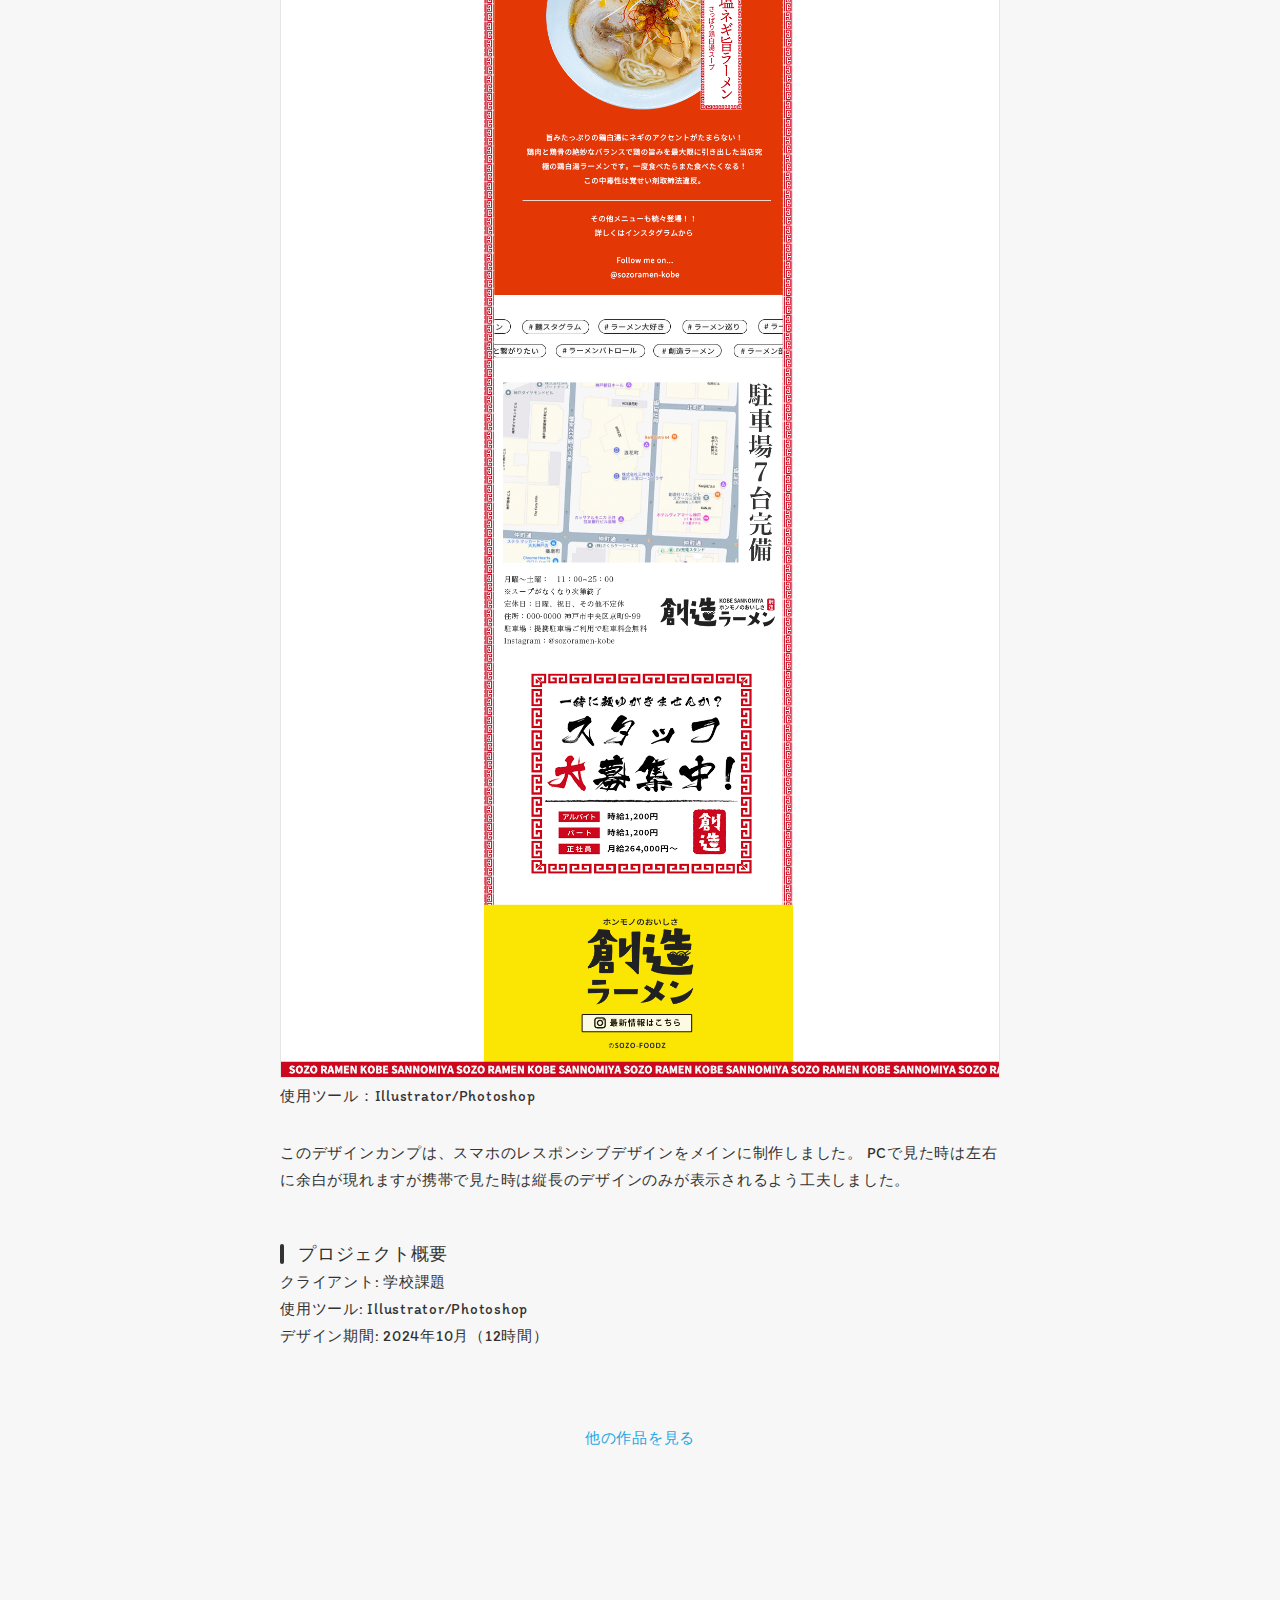
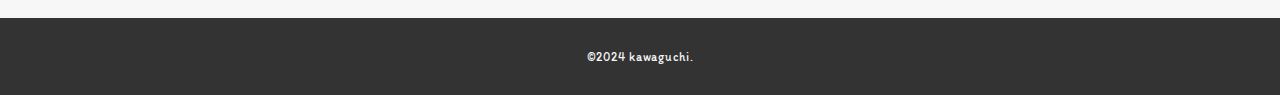
<file: portfolio/works-ramen.html>
<!DOCTYPE html>
<html lang="ja">
<head>
    <meta charset="UTF-8" />
    <meta name="viewport" content="width=device-width, initial-scale=1.0" />
    <title>作品詳細 | ラーメン屋デザインカンプ</title>
    <meta name="robots" content="noindex,nofollow" />
    <link rel="preconnect" href="https://fonts.gstatic.com" />
    <link href="https://fonts.googleapis.com/css2?family=Montserrat:wght@400;700&display=swap" rel="stylesheet" />
    <link rel="preconnect" href="https://fonts.googleapis.com">
    <link rel="preconnect" href="https://fonts.gstatic.com" crossorigin>
    <link href="https://fonts.googleapis.com/css2?family=Itim&display=swap" rel="stylesheet">
            <!-- <link
                href="https://fonts.googleapis.com/css?family=Material+Icons+Outlined"
                rel="stylesheet"
            /> -->
            <link rel="stylesheet" href="css/destyle.css">
    <link rel="stylesheet" href="css/style.css" />
    <link rel="shortcut icon" href="images/favicon2.gif" />
</head>
<body>
    <div class="wrapper">
        <!-- header -->
        <header class="header">
            <div class="container">
                    <h1 class="header-logo">
                            <a href=".">PortFolio</a>
                        </h1>
                <nav class="gnav">
                    <ul class="gnav-list">
                        <li class="gnav-item"><a href="index.html">HOME</a></li>
                        <li class="gnav-item"><a href="index.html#about ">ABOUT</a></li>
                        <li class="gnav-item"><a href="index.html#skill">SKILL</a></li>
                        <li class="gnav-item"><a href="#">WORKS</a></li>
                        <li class="gnav-item"><a href="index.html#contact">CONTACT</a></li>
                    </ul>
                </nav>
            </div>
        </header>
        <!-- /header -->

        <main class="content">
            <!-- works-detail -->
            <section class="works-detail section">
                <div class="container">
                    <h2 class="title">Details</h2>
                    <div class="article">
                        <div class="article-container">
                            <p class="article-title">ラーメン屋デザインカンプ</p>
                            <div class="article-body">
                                <div class="works-img">
                                    <img src="images/ramen.png" alt="サイトデザイン" />
                                </div>
                                <p class="works-info">使用ツール：Illustrator/Photoshop</p>
                                <p class="works-description">
                                    このデザインカンプは、スマホのレスポンシブデザインをメインに制作しました。
                                    PCで見た時は左右に余白が現れますが携帯で見た時は縦長のデザインのみが表示されるよう工夫しました。
                                </p>
                                <h3>プロジェクト概要</h3>
                                <p>
                                    クライアント: 学校課題<br />
                                    使用ツール: Illustrator/Photoshop<br />
                                    デザイン期間: 2024年10月（12時間）
                                </p>
                            </div>
                            <div class="home-link">
                                <a href="index.html#works">他の作品を見る</a>
                            </div>
                        </div>
                    </div>
                </div>
            </section>
            <!-- /works-detail -->
        </main>

        <!-- footer -->
        <footer class="footer">
            <div class="copyright">
                <p><small>&copy;2024 kawaguchi.</small></p>
            </div>
        </footer>
        <!-- /footer -->
    </div>
    <script src="js/script.js"></script>
</body>
</html>
</file>
<file: portfolio/css/style.css>
body {
    font-family: "Itim", "Helvetica Neue", Arial, "Hiragino Kaku Gothic ProN",
        "Hiragino Sans", Meiryo, sans-serif;
    font-size: 15px;
    letter-spacing: 0.05em;
    color: #333;
}

a {
    transition: opacity 0.3s;
    text-decoration: none;
    color: #1ca9e3;
}

img {
    max-width: 100%;
    height: auto;
    vertical-align: bottom;
    border-style: none;
}

.pc-only {
    display: block;
}

.sp-only {
    display: none;
}

/*--------------------------------
 レイアウト
---------------------------------*/
.wrapper {
    padding-top: 73px;
}

.section {
    padding: 90px 0;
}

.section:nth-of-type(odd) {
    background-color: #f7f7f7;
}

.container {
    max-width: 1340px;
    margin: 0 auto;
    padding: 0 40px;
}

/*--------------------------------
 見出し
---------------------------------*/
.title {
    font-size: 34px;
    font-weight: bold;
    line-height: 1;
    margin-bottom: 40px;
    text-align: center;
    letter-spacing: 0.05em;
    color: #333;
}

.lead {
    font-size: 16px;
    line-height: 1.8;
    margin-bottom: 30px;
}

/*--------------------------------
ヘッダー
---------------------------------*/
.header {
    position: fixed;
    top: 0;
    z-index: 1;
    width: 100%;
    background-color: #fff;
    box-shadow: 0 5px 10px -6px rgba(0, 0, 0, 0.1);
}

.header .container {
    display: flex;
    align-items: center;
    justify-content: space-between;
    padding: 20px 40px;
}

.header-logo {
    font-size: 20px;
    font-weight: bold;
    line-height: 1.2;
    margin-right: 20px;
    letter-spacing: 0.05em;
}

.header-logo a {
    color: #333;
}

.gnav-list {
    display: flex;
    justify-content: space-between;
    list-style: none;
}

.gnav-item:not(:last-child) {
    margin-right: 20px;
}

.gnav-item a {
    position: relative;
    font-size: 13px;
    font-weight: bold;
    display: inline-block;
    padding: 5px 0;
    transition: 0.3s;
    letter-spacing: 0.05em;
    color: #333;
}
.gnav-item a:after {
    position: absolute;
    bottom: 0;
    left: 50%;
    width: 0;
    height: 3px;
    content: "";
    transition: 0.3s;
    -webkit-transform: translateX(-50%);
    transform: translateX(-50%);
    background-color: #333;
}

.gnav-item a:hover:after {
    width: 100%;
}

/*--------------------------------
 メインビジュアル
---------------------------------*/
.mv {
    display: flex;
    align-items: center;
    justify-content: center;
    height: 85vh;
    text-align: center;
}

.mv-container {
    padding: 0 40px;
}

.mv-title {
    font-size: 60px;
    font-weight: bold;
    line-height: 1.2;
    margin-bottom: 5px;
    letter-spacing: 0.1em;
}
.mv-subtitle {
    font-size: 20px;
    font-weight: bold;
    line-height: 1;
    margin-bottom: 40px;
    letter-spacing: 0.08em;
}

.mv-text {
    font-size: 16px;
    line-height: 1.8;
}

/*--------------------------------
 Works
---------------------------------*/
.works-list {
    display: flex;
    flex-wrap: wrap;
    margin-bottom: -40px;
}

.works-item {
    width: 31.74603%;
    margin-right: 1.5873%;
    margin-bottom: 40px;
    color: #333;
}

.works-item:hover {
    opacity: 0.9;
}

.works-item:nth-of-type(3n) {
    margin-right: 0;
}

.works-img img {
    border: 1px solid #e6e6e6;
}

.works-name {
    font-size: 12px;
    font-weight: bold;
    margin-top: 8px;
}

.works-info {
    font-size: 10px;
    margin-top: 5px;
}

/*--------------------------------
 Skill
---------------------------------*/
.skill-list {
    display: flex;
    flex-wrap: wrap;
    justify-content: space-between;
    margin-bottom: -50px;
}

.skill-item {
    display: flex;
    align-items: flex-start;
    justify-content: space-between;
    width: 48%;
    margin-bottom: 50px;
}

.skill-img {
    width: 60px;
    height: auto;
    margin-right: 20px;
}

.skill-body {
    flex: 1;
}

.skill-name {
    margin-bottom: 10px;
}

.skill-text {
    font-size: 14px;
    line-height: 1.8;
}

/*--------------------------------
 About
---------------------------------*/
.profile {
    display: flex;
    flex-wrap: wrap;
    max-width: 800px;
    margin: 0 auto;
}
.profile-img {
    width: 20%;
    margin-right: 30px;
    border-radius: 50%;
}
.profile-img img {
    border-radius: 50%;
}
.profile-body {
    flex: 1;
}

.profile-body p {
    font-size: 15px;
    line-height: 1.8;
}

.profile-body p:not(:last-child) {
    margin-bottom: 30px;
}

/*--------------------------------
 Contact
---------------------------------*/
.contact {
    text-align: center;
}

.contact-item:not(:last-child) {
    margin-right: 10px;
}

.contact-text {
    margin-top: 10px;
}
/*--------------------------------
 ページトップ
---------------------------------*/
.page-top {
    font-weight: bold;
    padding: 10px;
    cursor: pointer;
    text-align: center;
    background-color: #4c4c4c;
}

.page-top .material-icons-outlined {
    vertical-align: bottom;
    color: #fff;
}

/*--------------------------------
 フッター
---------------------------------*/
.footer {
    padding: 30px;
    background-color: #333;
}

.copyright {
    font-size: 15px;
    text-align: center;
    color: #f7f7f7;
}

/*--------------------------------
 下層：Worksページ
---------------------------------*/
.article {
    padding: 80px 0;
}

.article-container {
    max-width: 1040px;
    margin: 0 auto;
    padding: 0 20px;
}

.article-title {
    margin-bottom: 30px;
    text-align: center;
}

.article-body {
    max-width: 720px;
    margin: 0 auto;
    margin-bottom: 80px;
}

.article-body h3 {
    position: relative;
    font-size: 18px;
    margin-bottom: 5px;
    padding-left: 1em;
}

.article-body h3:not(:first-child) {
    margin-top: 50px;
}

.article-body h3::before {
    position: absolute;
    top: 0;
    left: 0;
    width: 4px;
    height: 100%;
    content: "";
    border-radius: 3px;
    background-color: #333;
}

.article-body p {
    font-size: 15px;
    line-height: 1.8;
    margin-bottom: 30px;
}

.home-link {
    text-align: center;
}

/*media Queries 767
----------------------------------------------------*/
@media screen and (max-width: 767px) {
    body {
        font-size: 14px;
    }

    .pc-only {
        display: none;
    }

    .sp-only {
        display: block;
    }

    /* 見出し */
    .title {
        font-size: 26px;
        margin-bottom: 20px;
    }

    .lead {
        font-size: 14px;
        line-height: 1.7;
        margin-bottom: 20px;
    }

    /* レイアウト */
    .wrapper {
        padding-top: 57px;
    }

    .section {
        padding: 60px 0;
    }

    .container {
        padding: 0 20px;
    }

    /* ヘッダー */
    .header .container {
        padding: 15px;
    }

    .header-logo {
        font-size: 15px;
        margin-right: 15px;
    }

    .gnav-item:not(:last-child) {
        margin-right: 10px;
    }

    .gnav-item a {
        font-size: 10px;
    }

    .gnav-item a:after {
        display: none;
    }

    /*  メインビジュアル */
    .mv {
        height: 75vh;
    }

    .mv-container {
        padding: 0 20px;
    }

    .mv-title {
        font-size: 30px;
    }
    .mv-subtitle {
        font-size: 16px;
        margin-bottom: 20px;
    }

    .mv-text {
        font-size: 14px;
        line-height: 1.7;
    }

    /* Works */
    .works-name {
        font-size: 12px;
    }

    .works-info {
        margin-top: 3px;
    }

    .works-list {
        justify-content: space-between;
    }

    .works-item {
        flex: 0 0 48%;
        margin-right: 0;
        margin-bottom: 30px;
    }

    /* Skill */
    .skill-list {
        display: block;
        margin-bottom: 0;
    }

    .skill-item {
        width: 100%;
        margin-bottom: 35px;
    }

    .skill-item:last-child {
        margin-bottom: 0;
    }

    .skill-name {
        margin-bottom: 5px;
    }

    .skill-text {
        font-size: 13px;
        line-height: 1.7;
    }

    /* About */
    .profile {
        display: block;
    }
    .profile-img {
        width: 150px;
        margin: 0 auto;
        margin-bottom: 25px;
    }

    .profile-body p {
        font-size: 14px;
        line-height: 1.7;
    }

    .profile-body p:not(:last-child) {
        margin-bottom: 20px;
    }

    /* フッター */
    .footer {
        padding: 20px;
    }

    /* 下層ページ */
    .article {
        padding: 50px 0;
    }

    .article-body h3 {
        font-size: 16px;
        padding-left: 0.8em;
    }

    .article-body h3:not(:first-child) {
        margin-top: 30px;
    }

    .article-body p {
        font-size: 14px;
        line-height: 1.7;
        margin-bottom: 20px;
    }
}
</file>
<file: portfolio/css/destyle.css>
/*! destyle.css v4.0.1 | MIT License | https://github.com/nicolas-cusan/destyle.css */

/* Reset box-model and set borders */
/* ============================================ */

*,
::before,
::after {
  box-sizing: border-box;
  border-style: solid;
  border-width: 0;
  min-width: 0;
}

/* Document */
/* ============================================ */

/**
 * 1. Correct the line height in all browsers.
 * 2. Prevent adjustments of font size after orientation changes in iOS.
 * 3. Remove gray overlay on links for iOS.
 */

html {
  line-height: 1.15; /* 1 */
  -webkit-text-size-adjust: 100%; /* 2 */
  -webkit-tap-highlight-color: transparent; /* 3*/
}

/* Sections */
/* ============================================ */

/**
 * Remove the margin in all browsers.
 */

body {
  margin: 0;
}

/**
 * Render the `main` element consistently in IE.
 */

main {
  display: block;
}

/* Vertical rhythm */
/* ============================================ */

p,
table,
blockquote,
address,
pre,
iframe,
form,
figure,
dl {
  margin: 0;
}

/* Headings */
/* ============================================ */

h1,
h2,
h3,
h4,
h5,
h6 {
  font-size: inherit;
  font-weight: inherit;
  margin: 0;
}

/* Lists (enumeration) */
/* ============================================ */

ul,
ol {
  margin: 0;
  padding: 0;
  list-style: none;
}

/* Lists (definition) */
/* ============================================ */

dt {
  font-weight: bold;
}

dd {
  margin-left: 0;
}

/* Grouping content */
/* ============================================ */

/**
 * 1. Add the correct box sizing in Firefox.
 * 2. Show the overflow in Edge and IE.
 */

hr {
  box-sizing: content-box; /* 1 */
  height: 0; /* 1 */
  overflow: visible; /* 2 */
  border-top-width: 1px;
  margin: 0;
  clear: both;
  color: inherit;
}

/**
 * 1. Correct the inheritance and scaling of font size in all browsers.
 * 2. Correct the odd `em` font sizing in all browsers.
 */

pre {
  font-family: monospace, monospace; /* 1 */
  font-size: inherit; /* 2 */
}

address {
  font-style: inherit;
}

/* Text-level semantics */
/* ============================================ */

/**
 * Remove the gray background on active links in IE 10.
 */

a {
  background-color: transparent;
  text-decoration: none;
  color: inherit;
}

/**
 * 1. Remove the bottom border in Chrome 57-
 * 2. Add the correct text decoration in Chrome, Edge, IE, Opera, and Safari.
 */

abbr[title] {
  text-decoration: underline dotted; /* 2 */
}

/**
 * Add the correct font weight in Chrome, Edge, and Safari.
 */

b,
strong {
  font-weight: bolder;
}

/**
 * 1. Correct the inheritance and scaling of font size in all browsers.
 * 2. Correct the odd `em` font sizing in all browsers.
 */

code,
kbd,
samp {
  font-family: monospace, monospace; /* 1 */
  font-size: inherit; /* 2 */
}

/**
 * Add the correct font size in all browsers.
 */

small {
  font-size: 80%;
}

/**
 * Prevent `sub` and `sup` elements from affecting the line height in
 * all browsers.
 */

sub,
sup {
  font-size: 75%;
  line-height: 0;
  position: relative;
  vertical-align: baseline;
}

sub {
  bottom: -0.25em;
}

sup {
  top: -0.5em;
}

/* Replaced content */
/* ============================================ */

/**
 * Prevent vertical alignment issues.
 */

svg,
img,
embed,
object,
iframe {
  vertical-align: bottom;
}

/* Forms */
/* ============================================ */

/**
 * Reset form fields to make them styleable.
 * 1. Make form elements stylable across systems iOS especially.
 * 2. Inherit text-transform from parent.
 */

button,
input,
optgroup,
select,
textarea {
  -webkit-appearance: none; /* 1 */
  appearance: none;
  vertical-align: middle;
  color: inherit;
  font: inherit;
  background: transparent;
  padding: 0;
  margin: 0;
  border-radius: 0;
  text-align: inherit;
  text-transform: inherit; /* 2 */
}

/**
 * Correct cursors for clickable elements.
 */

button,
[type="button"],
[type="reset"],
[type="submit"] {
  cursor: pointer;
}

button:disabled,
[type="button"]:disabled,
[type="reset"]:disabled,
[type="submit"]:disabled {
  cursor: default;
}

/**
 * Improve outlines for Firefox and unify style with input elements & buttons.
 */

:-moz-focusring {
  outline: auto;
}

select:disabled {
  opacity: inherit;
}

/**
 * Remove padding
 */

option {
  padding: 0;
}

/**
 * Reset to invisible
 */

fieldset {
  margin: 0;
  padding: 0;
  min-width: 0;
}

legend {
  padding: 0;
}

/**
 * Add the correct vertical alignment in Chrome, Firefox, and Opera.
 */

progress {
  vertical-align: baseline;
}

/**
 * Remove the default vertical scrollbar in IE 10+.
 */

textarea {
  overflow: auto;
}

/**
 * Correct the cursor style of increment and decrement buttons in Chrome.
 */

[type="number"]::-webkit-inner-spin-button,
[type="number"]::-webkit-outer-spin-button {
  height: auto;
}

/**
 * Correct the outline style in Safari.
 */

[type="search"] {
  outline-offset: -2px; /* 1 */
}

/**
 * Remove the inner padding in Chrome and Safari on macOS.
 */

[type="search"]::-webkit-search-decoration {
  -webkit-appearance: none;
}

/**
 * 1. Correct the inability to style clickable types in iOS and Safari.
 * 2. Fix font inheritance.
 */

::-webkit-file-upload-button {
  -webkit-appearance: button; /* 1 */
  font: inherit; /* 2 */
}

/**
 * Fix appearance for Firefox
 */
[type="number"] {
  -moz-appearance: textfield;
}

/**
 * Clickable labels
 */

label[for] {
  cursor: pointer;
}

/* Interactive */
/* ============================================ */

/*
 * Add the correct display in Edge, IE 10+, and Firefox.
 */

details {
  display: block;
}

/*
 * Add the correct display in all browsers.
 */

summary {
  display: list-item;
}

/*
 * Remove outline for editable content.
 */

[contenteditable]:focus {
  outline: auto;
}

/* Tables */
/* ============================================ */

/**
1. Correct table border color inheritance in all Chrome and Safari.
*/

table {
  border-color: inherit; /* 1 */
  border-collapse: collapse;
}

caption {
  text-align: left;
}

td,
th {
  vertical-align: top;
  padding: 0;
}

th {
  text-align: left;
  font-weight: bold;
}
</file>
